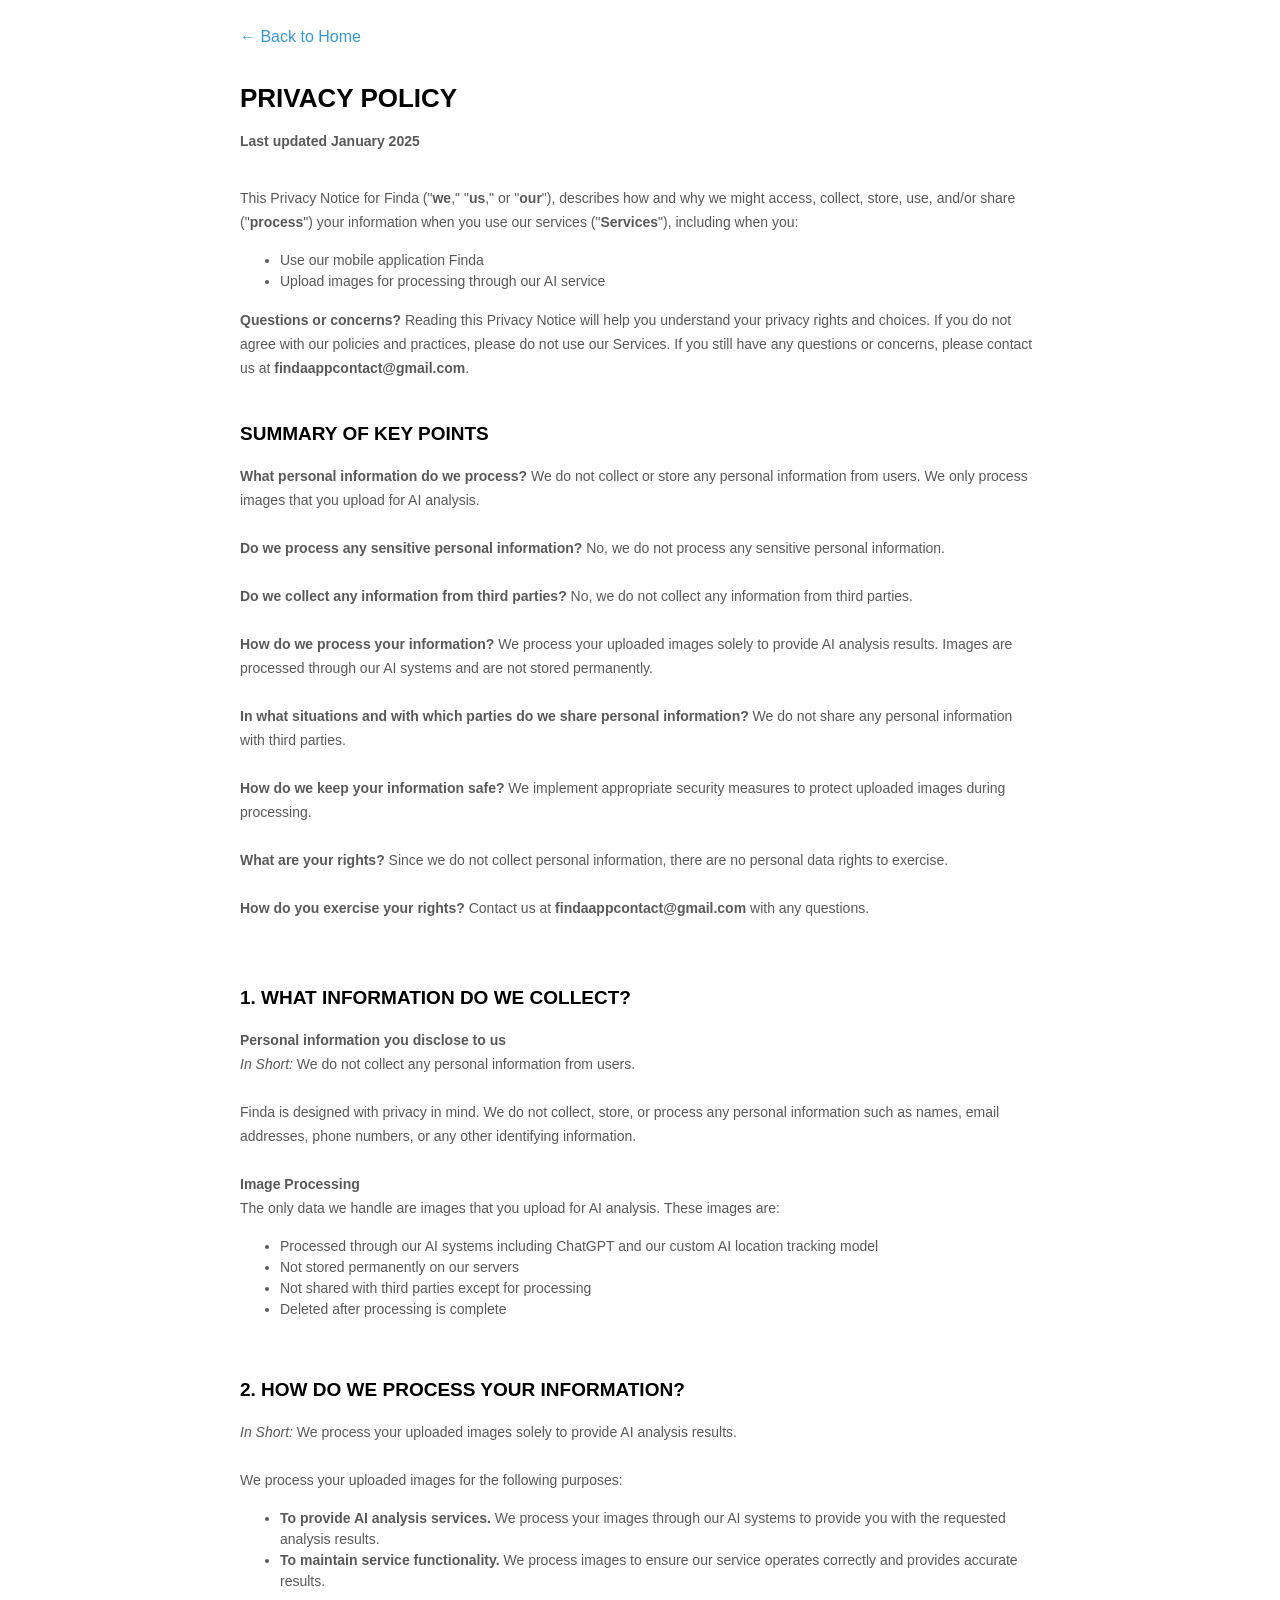
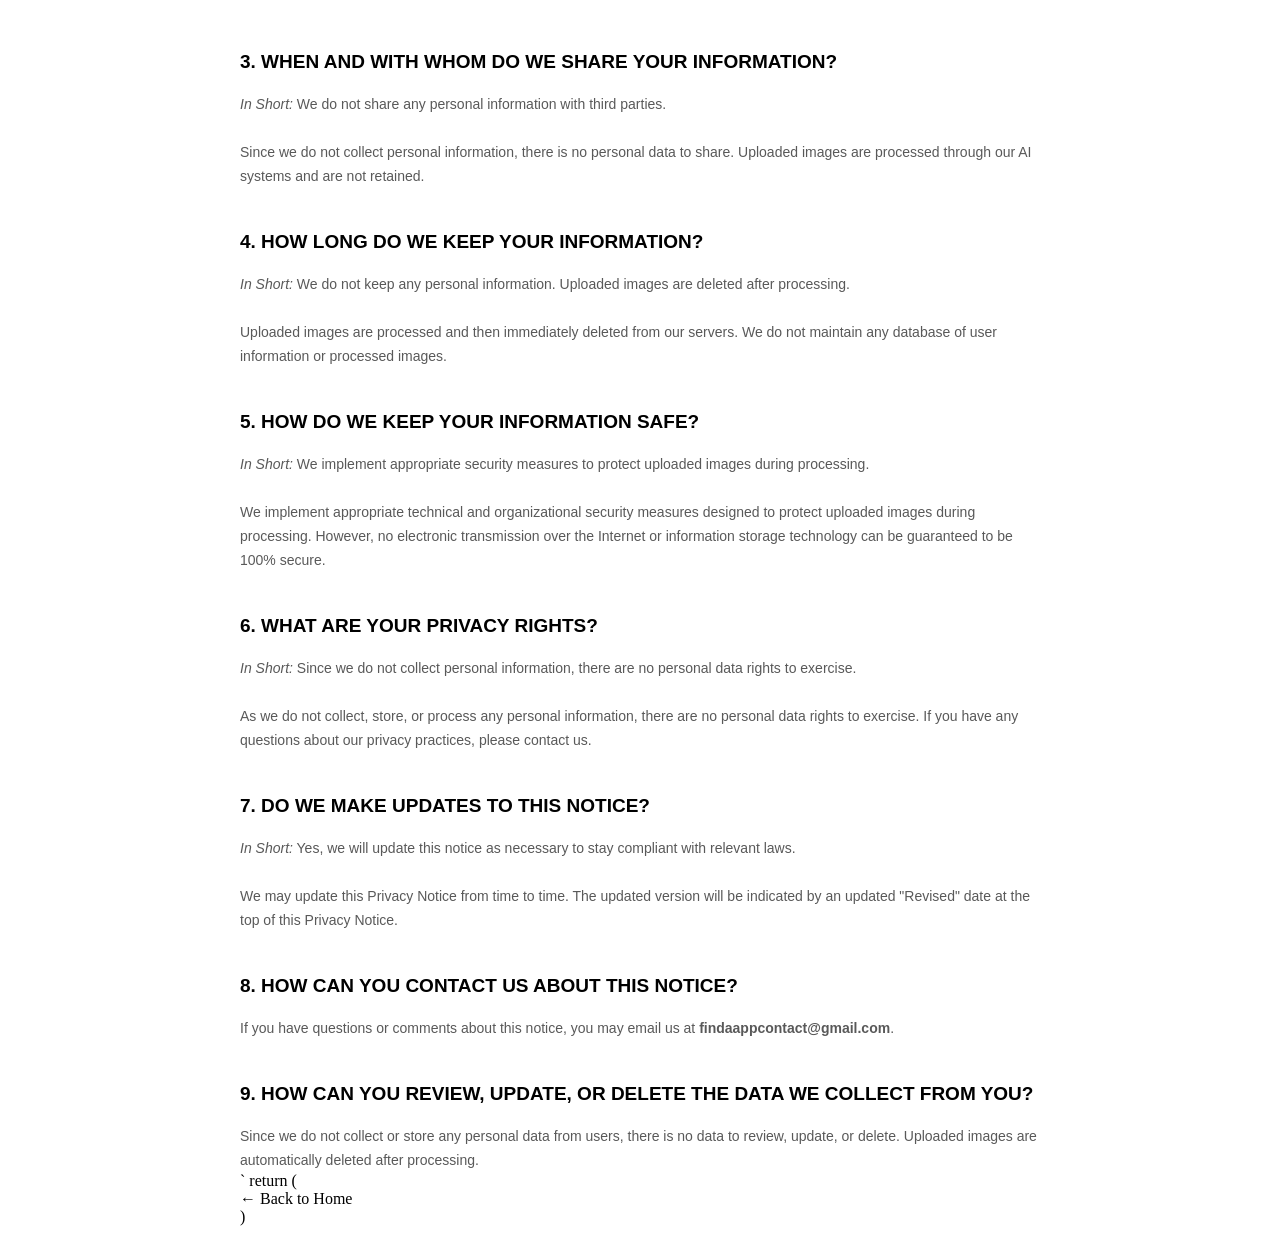
<file: finda-privacy-policy/index.html>
<!DOCTYPE html>
<html lang="en">
<head>
    <meta charset="UTF-8">
    <meta name="viewport" content="width=device-width, initial-scale=1.0">
    <title>Privacy Policy - Iterative</title>
    <style>
        .back-link {
            display: inline-block;
            color: #3498db;
            text-decoration: none;
            margin-bottom: 20px;
            font-family: Arial, sans-serif;
        }
        .back-link:hover { text-decoration: underline; }
    </style>
</head>
<body>
    <div style="max-width: 800px; margin: 0 auto; padding: 20px;">
        <a href="../" class="back-link">← Back to Home</a>
    <style>
  [data-custom-class='body'], [data-custom-class='body'] * {
          background: transparent !important;
        }
[data-custom-class='title'], [data-custom-class='title'] * {
          font-family: Arial !important;
font-size: 26px !important;
color: #000000 !important;
        }
[data-custom-class='subtitle'], [data-custom-class='subtitle'] * {
          font-family: Arial !important;
color: #595959 !important;
font-size: 14px !important;
        }
[data-custom-class='heading_1'], [data-custom-class='heading_1'] * {
          font-family: Arial !important;
font-size: 19px !important;
color: #000000 !important;
        }
[data-custom-class='heading_2'], [data-custom-class='heading_2'] * {
          font-family: Arial !important;
font-size: 17px !important;
color: #000000 !important;
        }
[data-custom-class='body_text'], [data-custom-class='body_text'] * {
          color: #595959 !important;
font-size: 14px !important;
font-family: Arial !important;
        }
[data-custom-class='link'], [data-custom-class='link'] * {
          color: #3030F1 !important;
font-size: 14px !important;
font-family: Arial !important;
word-break: break-word !important;
        }
</style>

      <div data-custom-class="body">
      <div><strong><span style="font-size: 26px;"><span data-custom-class="title"><h1>PRIVACY POLICY</h1></span></span></strong></div>
      <div><span style="color: rgb(127, 127, 127);"><strong><span style="font-size: 15px;"><span data-custom-class="subtitle">Last updated January 2025</span></span></strong></span></div>
      <div><br></div>
      <div><br></div>
      
      <div style="line-height: 1.5;"><span style="color: rgb(127, 127, 127);"><span style="color: rgb(89, 89, 89); font-size: 15px;"><span data-custom-class="body_text">This Privacy Notice for Finda ("<strong>we</strong>," "<strong>us</strong>," or "<strong>our</strong>"), describes how and why we might access, collect, store, use, and/or share ("<strong>process</strong>") your information when you use our services ("<strong>Services</strong>"), including when you:</span></span></span></div>
      
      <ul>
      <li data-custom-class="body_text" style="line-height: 1.5;"><span style="font-size: 15px; color: rgb(89, 89, 89);"><span data-custom-class="body_text">Use our mobile application Finda</span></span></li>
      <li data-custom-class="body_text" style="line-height: 1.5;"><span style="font-size: 15px; color: rgb(89, 89, 89);"><span data-custom-class="body_text">Upload images for processing through our AI service</span></span></li>
      </ul>
      
      <div style="line-height: 1.5;"><span style="font-size: 15px;"><span style="color: rgb(127, 127, 127);"><span data-custom-class="body_text"><strong>Questions or concerns?</strong> Reading this Privacy Notice will help you understand your privacy rights and choices. If you do not agree with our policies and practices, please do not use our Services. If you still have any questions or concerns, please contact us at <strong>findaappcontact@gmail.com</strong>.</span></span></span></div>
      
      <div style="line-height: 1.5;"><br></div>
      <div style="line-height: 1.5;"><strong><span style="font-size: 15px;"><span data-custom-class="heading_1"><h2>SUMMARY OF KEY POINTS</h2></span></span></strong></div>
      
      <div style="line-height: 1.5;"><span style="font-size: 15px;"><span data-custom-class="body_text"><strong>What personal information do we process?</strong> We do not collect or store any personal information from users. We only process images that you upload for AI analysis.</span></span></div>
      
      <div style="line-height: 1.5;"><br></div>
      <div style="line-height: 1.5;"><span style="font-size: 15px;"><span data-custom-class="body_text"><strong>Do we process any sensitive personal information?</strong> No, we do not process any sensitive personal information.</span></span></div>
      
      <div style="line-height: 1.5;"><br></div>
      <div style="line-height: 1.5;"><span style="font-size: 15px;"><span data-custom-class="body_text"><strong>Do we collect any information from third parties?</strong> No, we do not collect any information from third parties.</span></span></div>
      
      <div style="line-height: 1.5;"><br></div>
       <div style="line-height: 1.5;"><span style="font-size: 15px;"><span data-custom-class="body_text"><strong>How do we process your information?</strong> We process your uploaded images solely to provide AI analysis results. Images are processed through our AI systems and are not stored permanently.</span></span></div>
      
      <div style="line-height: 1.5;"><br></div>
      <div style="line-height: 1.5;"><span style="font-size: 15px;"><span data-custom-class="body_text"><strong>In what situations and with which parties do we share personal information?</strong> We do not share any personal information with third parties.</span></span></div>
      
      <div style="line-height: 1.5;"><br></div>
      <div style="line-height: 1.5;"><span style="font-size: 15px;"><span data-custom-class="body_text"><strong>How do we keep your information safe?</strong> We implement appropriate security measures to protect uploaded images during processing.</span></span></div>
      
      <div style="line-height: 1.5;"><br></div>
      <div style="line-height: 1.5;"><span style="font-size: 15px;"><span data-custom-class="body_text"><strong>What are your rights?</strong> Since we do not collect personal information, there are no personal data rights to exercise.</span></span></div>
      
      <div style="line-height: 1.5;"><br></div>
      <div style="line-height: 1.5;"><span style="font-size: 15px;"><span data-custom-class="body_text"><strong>How do you exercise your rights?</strong> Contact us at <strong>findaappcontact@gmail.com</strong> with any questions.</span></span></div>
      
      <div style="line-height: 1.5;"><br></div>
      <div style="line-height: 1.5;"><br></div>
      
      <div id="infocollect" style="line-height: 1.5;"><strong><span style="font-size: 15px;"><span data-custom-class="heading_1"><h2>1. WHAT INFORMATION DO WE COLLECT?</h2></span></span></strong></div>
      
      <div style="line-height: 1.5;"><span style="font-size: 15px; color: rgb(89, 89, 89);"><span data-custom-class="body_text"><strong>Personal information you disclose to us</strong></span></span></div>
      <div style="line-height: 1.5;"><span style="font-size: 15px; color: rgb(89, 89, 89);"><span data-custom-class="body_text"><em>In Short:</em> We do not collect any personal information from users.</span></span></div>
      
      <div style="line-height: 1.5;"><br></div>
      <div style="line-height: 1.5;"><span style="font-size: 15px; color: rgb(89, 89, 89);"><span data-custom-class="body_text">Finda is designed with privacy in mind. We do not collect, store, or process any personal information such as names, email addresses, phone numbers, or any other identifying information.</span></span></div>
      
      <div style="line-height: 1.5;"><br></div>
      <div style="line-height: 1.5;"><span style="font-size: 15px; color: rgb(89, 89, 89);"><span data-custom-class="body_text"><strong>Image Processing</strong></span></span></div>
       <div style="line-height: 1.5;"><span style="font-size: 15px; color: rgb(89, 89, 89);"><span data-custom-class="body_text">The only data we handle are images that you upload for AI analysis. These images are:</span></span></div>
       <ul>
       <li data-custom-class="body_text" style="line-height: 1.5;"><span style="font-size: 15px; color: rgb(89, 89, 89);"><span data-custom-class="body_text">Processed through our AI systems including ChatGPT and our custom AI location tracking model</span></span></li>
       <li data-custom-class="body_text" style="line-height: 1.5;"><span style="font-size: 15px; color: rgb(89, 89, 89);"><span data-custom-class="body_text">Not stored permanently on our servers</span></span></li>
       <li data-custom-class="body_text" style="line-height: 1.5;"><span style="font-size: 15px; color: rgb(89, 89, 89);"><span data-custom-class="body_text">Not shared with third parties except for processing</span></span></li>
       <li data-custom-class="body_text" style="line-height: 1.5;"><span style="font-size: 15px; color: rgb(89, 89, 89);"><span data-custom-class="body_text">Deleted after processing is complete</span></span></li>
       </ul>
      
      <div style="line-height: 1.5;"><br></div>
      <div style="line-height: 1.5;"><strong><span style="font-size: 15px;"><span data-custom-class="heading_1"><h2>2. HOW DO WE PROCESS YOUR INFORMATION?</h2></span></span></strong></div>
      
      <div style="line-height: 1.5;"><span style="font-size: 15px; color: rgb(89, 89, 89);"><span data-custom-class="body_text"><em>In Short:</em> We process your uploaded images solely to provide AI analysis results.</span></span></div>
      
      <div style="line-height: 1.5;"><br></div>
      <div style="line-height: 1.5;"><span style="font-size: 15px; color: rgb(89, 89, 89);"><span data-custom-class="body_text">We process your uploaded images for the following purposes:</span></span></div>
       <ul>
       <li data-custom-class="body_text" style="line-height: 1.5;"><span style="font-size: 15px; color: rgb(89, 89, 89);"><span data-custom-class="body_text"><strong>To provide AI analysis services.</strong> We process your images through our AI systems to provide you with the requested analysis results.</span></span></li>
       <li data-custom-class="body_text" style="line-height: 1.5;"><span style="font-size: 15px; color: rgb(89, 89, 89);"><span data-custom-class="body_text"><strong>To maintain service functionality.</strong> We process images to ensure our service operates correctly and provides accurate results.</span></span></li>
       </ul>
      
      <div style="line-height: 1.5;"><br></div>
      <div style="line-height: 1.5;"><strong><span style="font-size: 15px;"><span data-custom-class="heading_1"><h2>3. WHEN AND WITH WHOM DO WE SHARE YOUR INFORMATION?</h2></span></span></strong></div>
      
      <div style="line-height: 1.5;"><span style="font-size: 15px; color: rgb(89, 89, 89);"><span data-custom-class="body_text"><em>In Short:</em> We do not share any personal information with third parties.</span></span></div>
      
      <div style="line-height: 1.5;"><br></div>
       <div style="line-height: 1.5;"><span style="font-size: 15px; color: rgb(89, 89, 89);"><span data-custom-class="body_text">Since we do not collect personal information, there is no personal data to share. Uploaded images are processed through our AI systems and are not retained.</span></span></div>
      
      <div style="line-height: 1.5;"><br></div>
      <div style="line-height: 1.5;"><strong><span style="font-size: 15px;"><span data-custom-class="heading_1"><h2>4. HOW LONG DO WE KEEP YOUR INFORMATION?</h2></span></span></strong></div>
      
      <div style="line-height: 1.5;"><span style="font-size: 15px; color: rgb(89, 89, 89);"><span data-custom-class="body_text"><em>In Short:</em> We do not keep any personal information. Uploaded images are deleted after processing.</span></span></div>
      
      <div style="line-height: 1.5;"><br></div>
      <div style="line-height: 1.5;"><span style="font-size: 15px; color: rgb(89, 89, 89);"><span data-custom-class="body_text">Uploaded images are processed and then immediately deleted from our servers. We do not maintain any database of user information or processed images.</span></span></div>
      
      <div style="line-height: 1.5;"><br></div>
      <div style="line-height: 1.5;"><strong><span style="font-size: 15px;"><span data-custom-class="heading_1"><h2>5. HOW DO WE KEEP YOUR INFORMATION SAFE?</h2></span></span></strong></div>
      
      <div style="line-height: 1.5;"><span style="font-size: 15px; color: rgb(89, 89, 89);"><span data-custom-class="body_text"><em>In Short:</em> We implement appropriate security measures to protect uploaded images during processing.</span></span></div>
      
      <div style="line-height: 1.5;"><br></div>
      <div style="line-height: 1.5;"><span style="font-size: 15px; color: rgb(89, 89, 89);"><span data-custom-class="body_text">We implement appropriate technical and organizational security measures designed to protect uploaded images during processing. However, no electronic transmission over the Internet or information storage technology can be guaranteed to be 100% secure.</span></span></div>
      
      <div style="line-height: 1.5;"><br></div>
      <div style="line-height: 1.5;"><strong><span style="font-size: 15px;"><span data-custom-class="heading_1"><h2>6. WHAT ARE YOUR PRIVACY RIGHTS?</h2></span></span></strong></div>
      
      <div style="line-height: 1.5;"><span style="font-size: 15px; color: rgb(89, 89, 89);"><span data-custom-class="body_text"><em>In Short:</em> Since we do not collect personal information, there are no personal data rights to exercise.</span></span></div>
      
      <div style="line-height: 1.5;"><br></div>
      <div style="line-height: 1.5;"><span style="font-size: 15px; color: rgb(89, 89, 89);"><span data-custom-class="body_text">As we do not collect, store, or process any personal information, there are no personal data rights to exercise. If you have any questions about our privacy practices, please contact us.</span></span></div>
      
      <div style="line-height: 1.5;"><br></div>
      <div style="line-height: 1.5;"><strong><span style="font-size: 15px;"><span data-custom-class="heading_1"><h2>7. DO WE MAKE UPDATES TO THIS NOTICE?</h2></span></span></strong></div>
      
      <div style="line-height: 1.5;"><span style="font-size: 15px; color: rgb(89, 89, 89);"><span data-custom-class="body_text"><em>In Short:</em> Yes, we will update this notice as necessary to stay compliant with relevant laws.</span></span></div>
      
      <div style="line-height: 1.5;"><br></div>
      <div style="line-height: 1.5;"><span style="font-size: 15px; color: rgb(89, 89, 89);"><span data-custom-class="body_text">We may update this Privacy Notice from time to time. The updated version will be indicated by an updated "Revised" date at the top of this Privacy Notice.</span></span></div>
      
      <div style="line-height: 1.5;"><br></div>
      <div style="line-height: 1.5;"><strong><span style="font-size: 15px;"><span data-custom-class="heading_1"><h2>8. HOW CAN YOU CONTACT US ABOUT THIS NOTICE?</h2></span></span></strong></div>
      
      <div style="line-height: 1.5;"><span style="font-size: 15px; color: rgb(89, 89, 89);"><span data-custom-class="body_text">If you have questions or comments about this notice, you may email us at <strong>findaappcontact@gmail.com</strong>.</span></span></div>
      
      <div style="line-height: 1.5;"><br></div>
      <div style="line-height: 1.5;"><strong><span style="font-size: 15px;"><span data-custom-class="heading_1"><h2>9. HOW CAN YOU REVIEW, UPDATE, OR DELETE THE DATA WE COLLECT FROM YOU?</h2></span></span></strong></div>
      
      <div style="line-height: 1.5;"><span style="font-size: 15px; color: rgb(89, 89, 89);"><span data-custom-class="body_text">Since we do not collect or store any personal data from users, there is no data to review, update, or delete. Uploaded images are automatically deleted after processing.</span></span></div>
      
      </div>
  `

  return (
    <div className="min-h-screen bg-white">
      <div className="max-w-4xl mx-auto px-4 py-8">
        <div className="mb-8">
          <Link href="/" className="text-blue-600 hover:text-blue-800">
            ← Back to Home
          </Link>
        </div>
        
        <div 
          className="privacy-policy-content prose prose-gray max-w-none"
          dangerouslySetInnerHTML={{ __html: htmlContent }}
        />
      </div>
    </div>
  )
    </div>
</body>
</html>
</file>
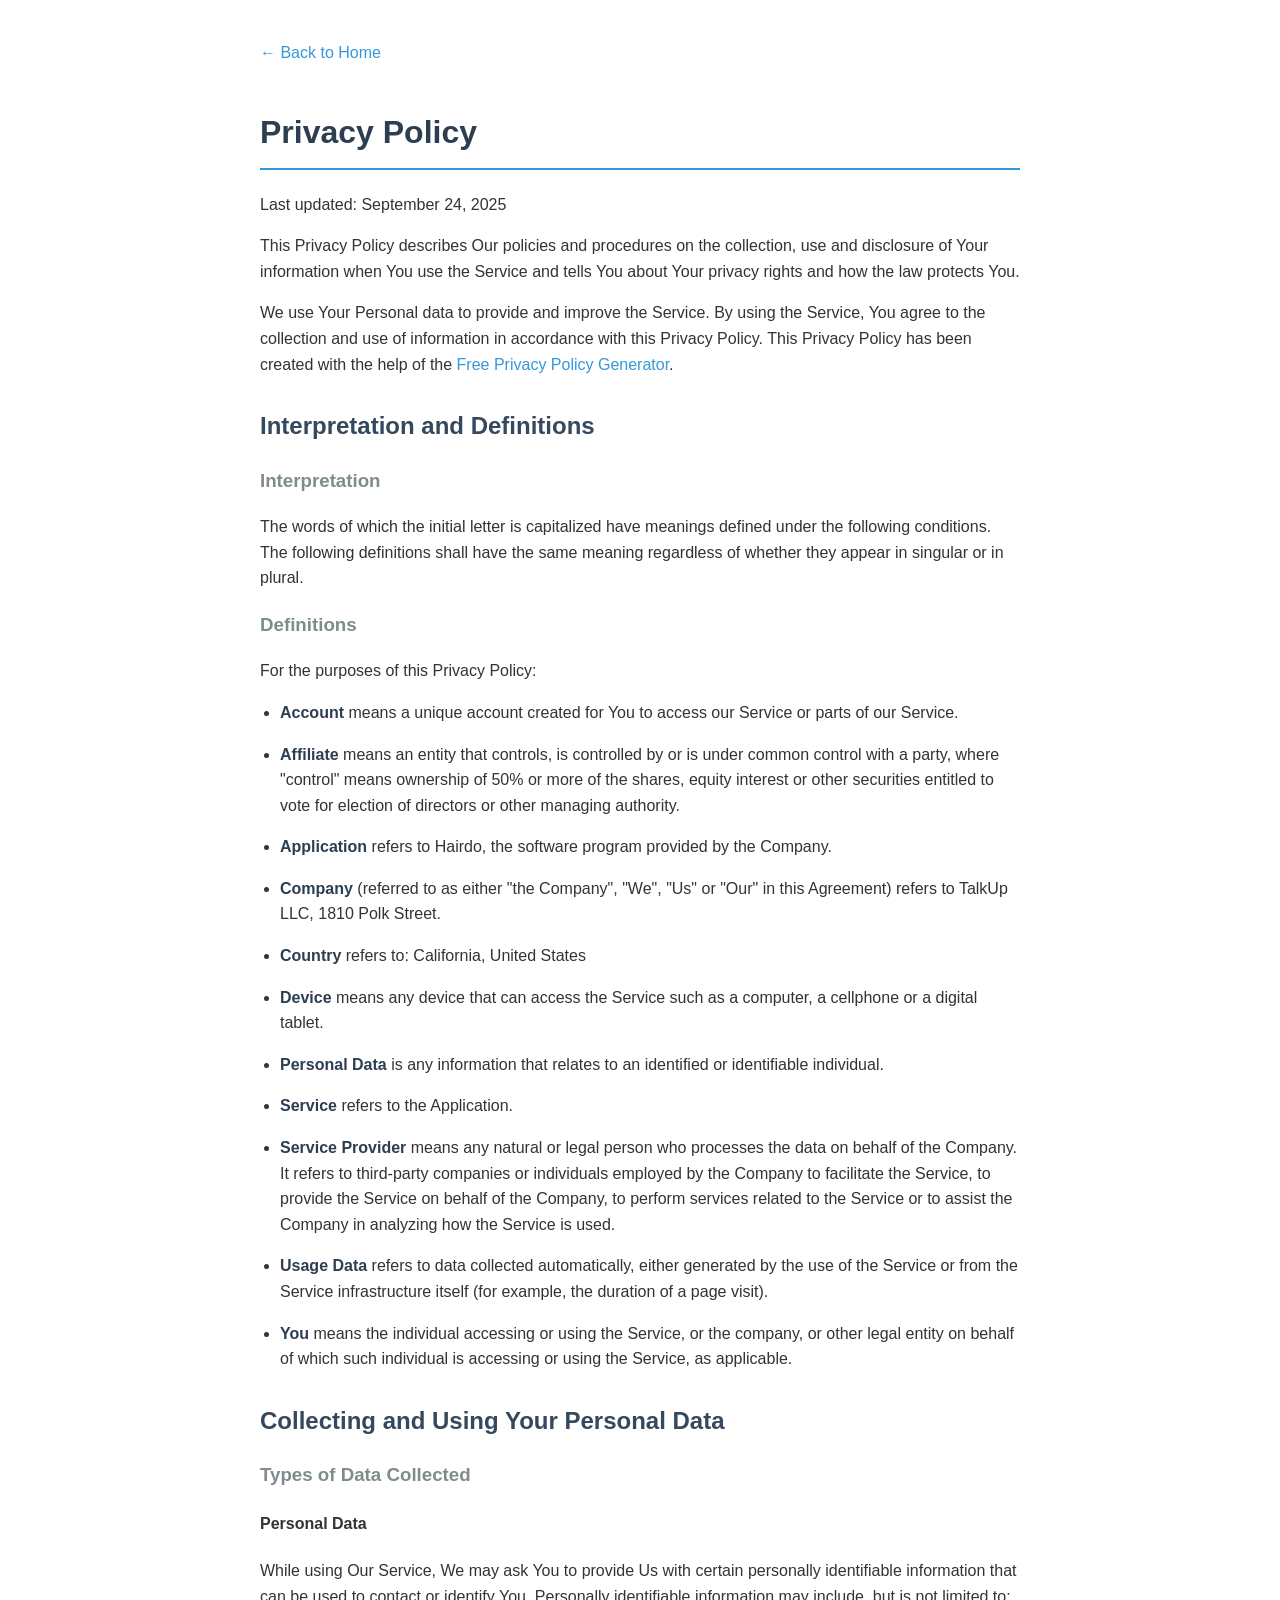
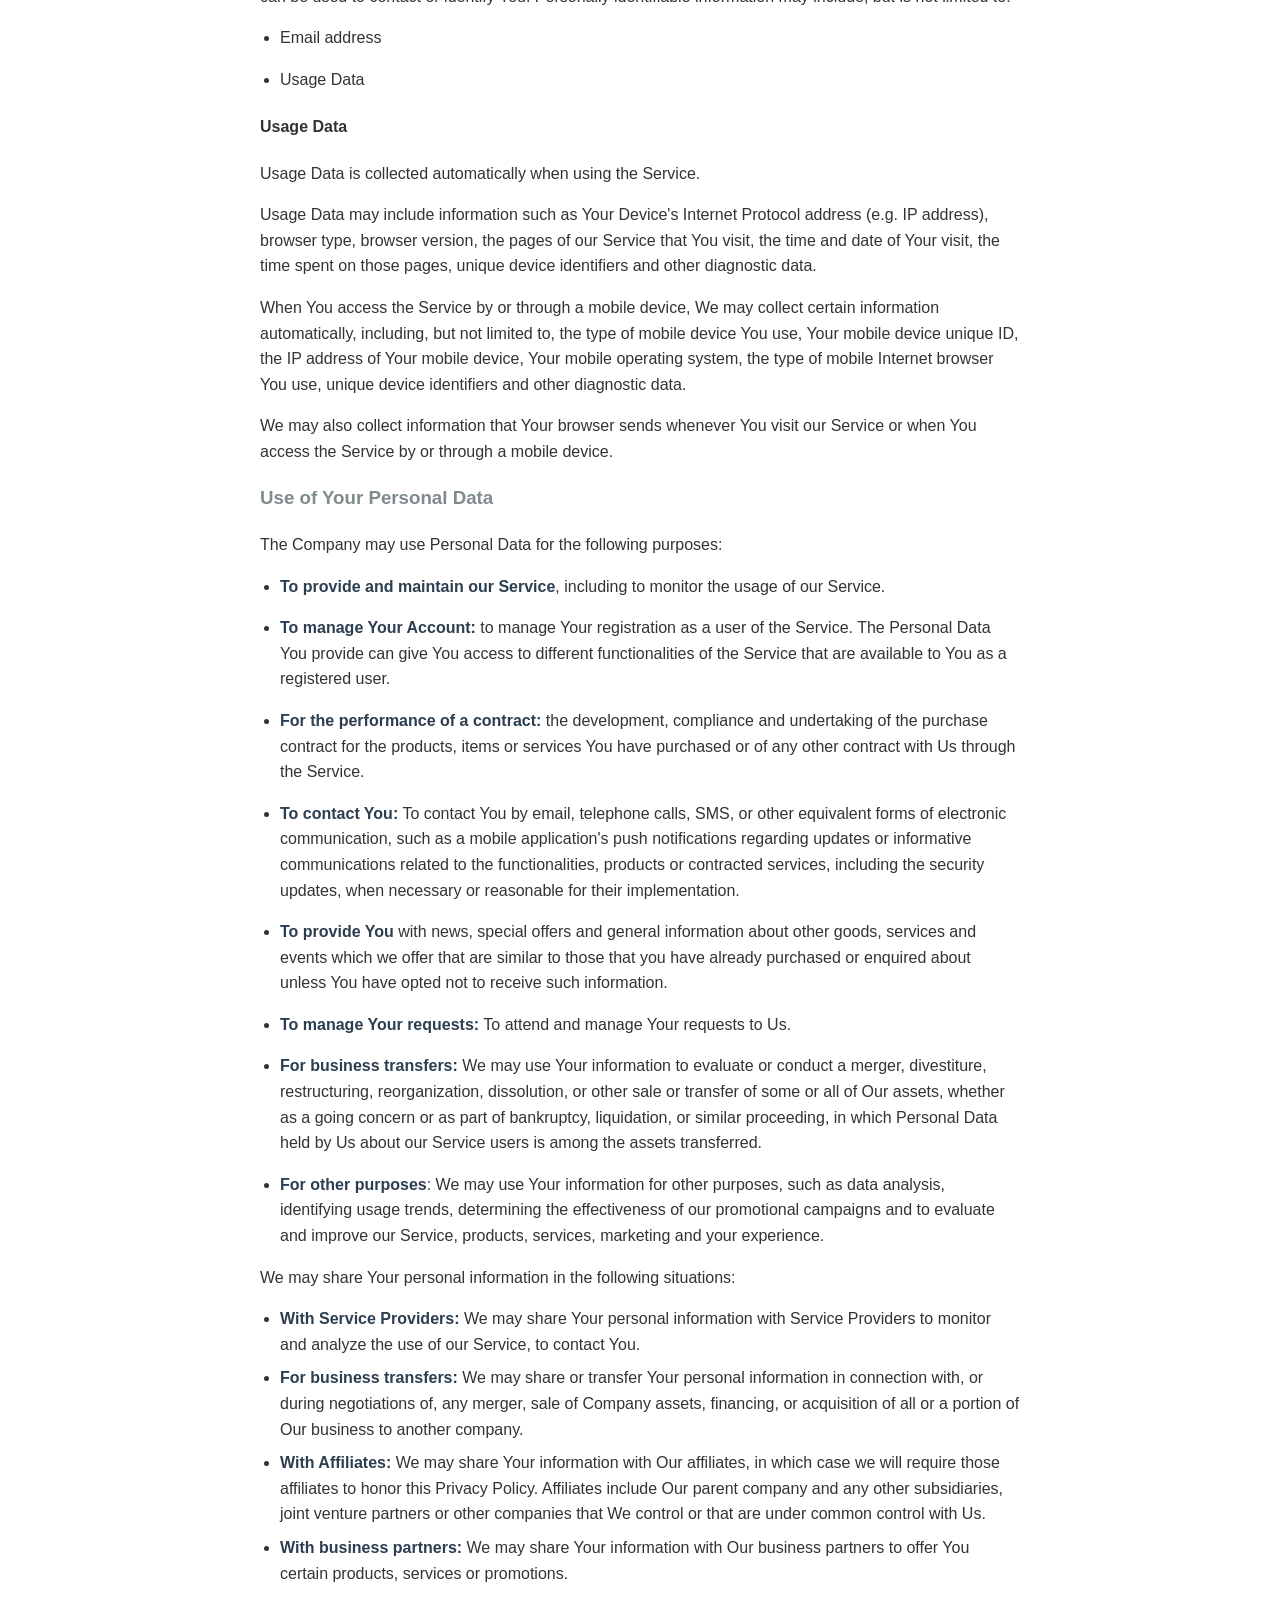
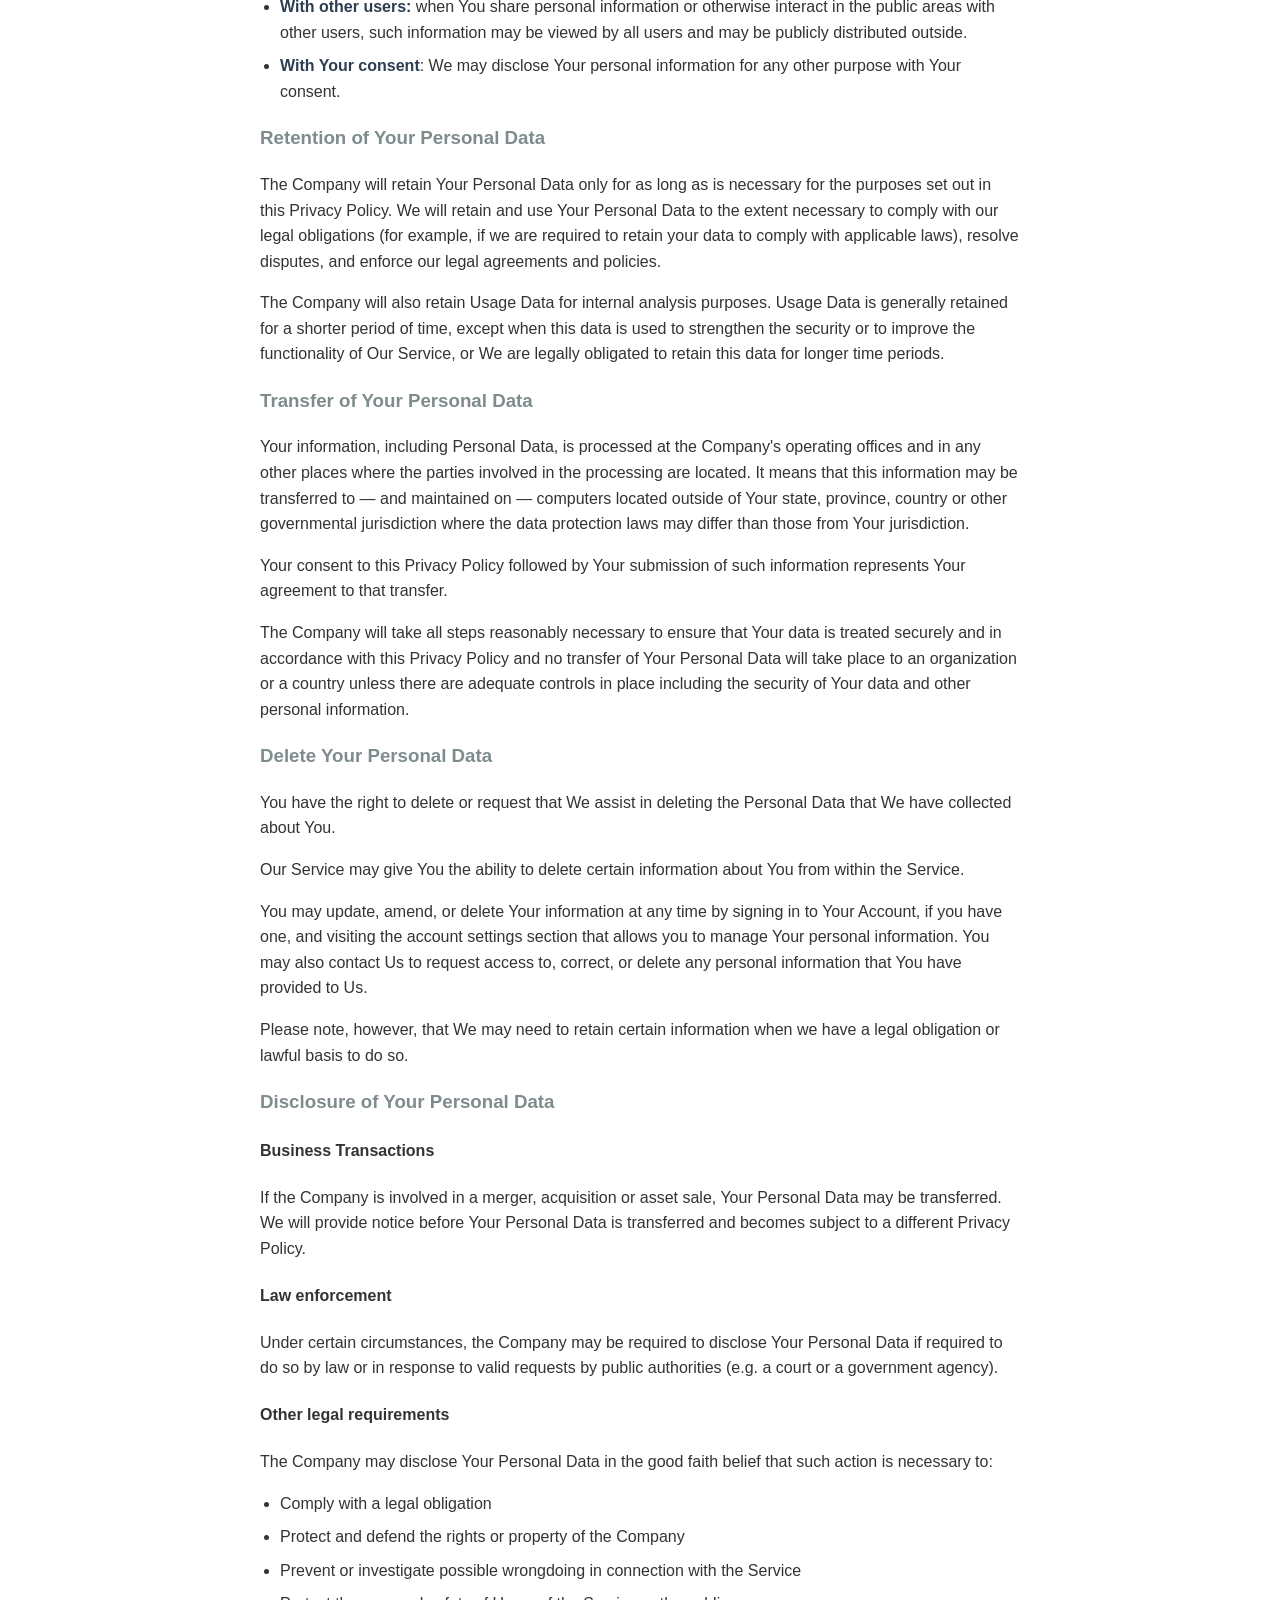
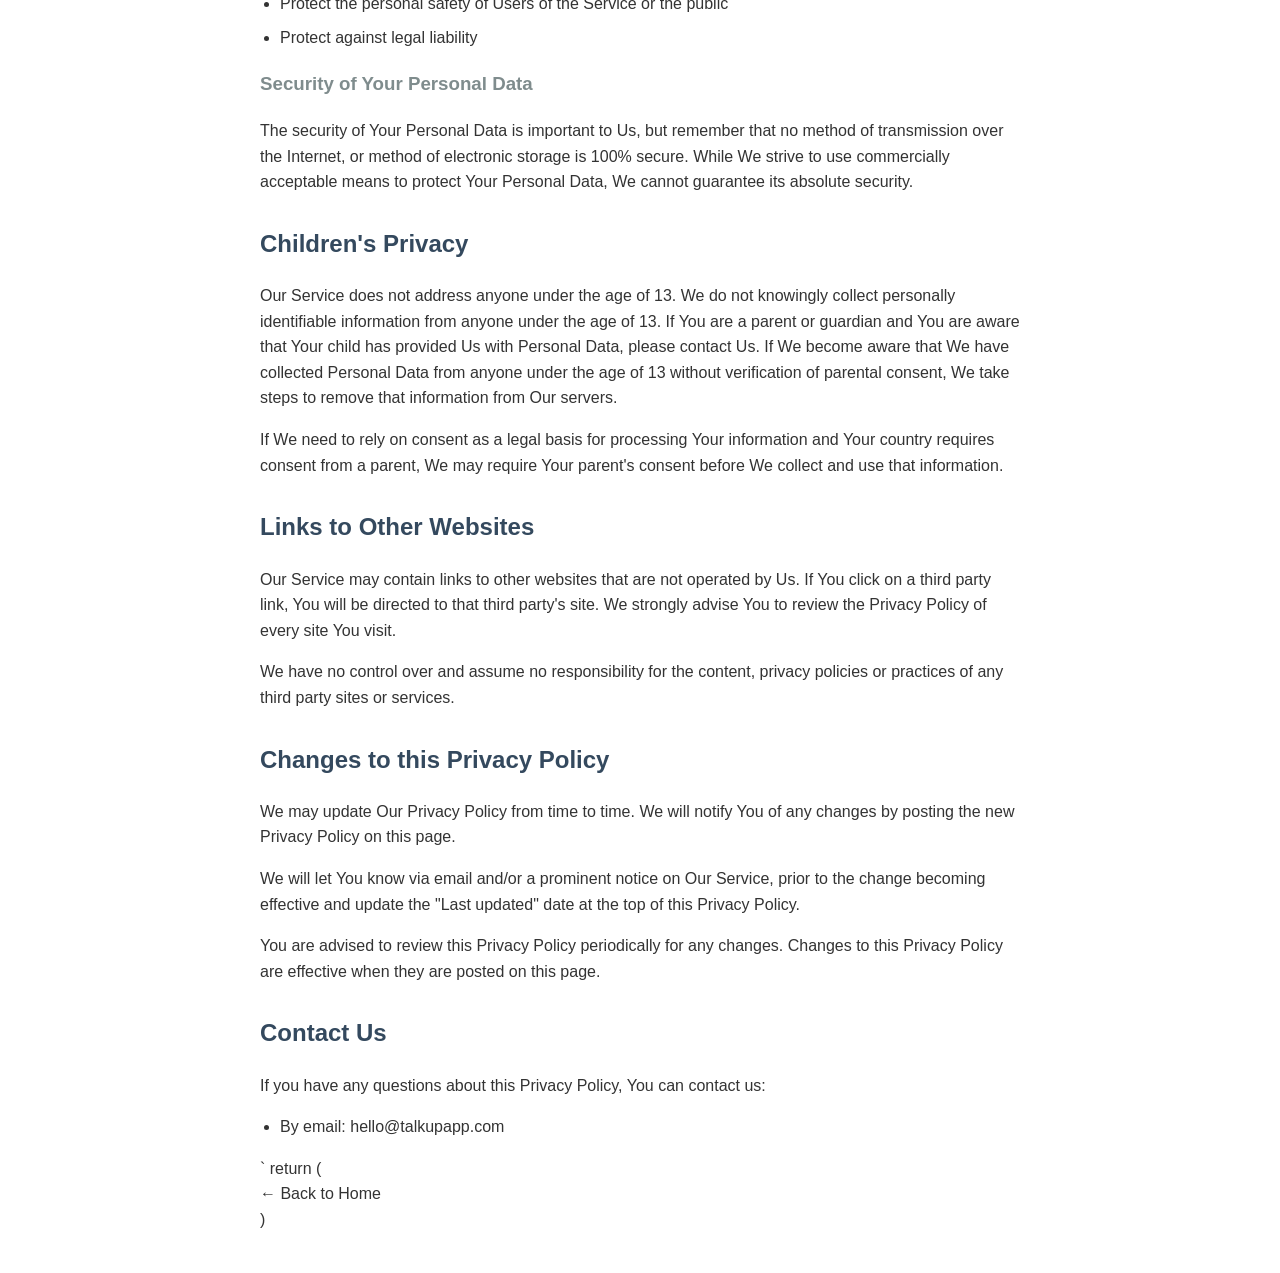
<file: hairdo-privacy-policy/index.html>
<!DOCTYPE html>
<html lang="en">
<head>
    <meta charset="UTF-8">
    <meta name="viewport" content="width=device-width, initial-scale=1.0">
    <title>Privacy Policy - Iterative</title>
    <style>
        .back-link {
            display: inline-block;
            color: #3498db;
            text-decoration: none;
            margin-bottom: 20px;
            font-family: Arial, sans-serif;
        }
        .back-link:hover { text-decoration: underline; }
    </style>
</head>
<body>
    <div style="max-width: 800px; margin: 0 auto; padding: 20px;">
        <a href="../" class="back-link">← Back to Home</a>
    <style>
      body {
        font-family: Arial, sans-serif;
        line-height: 1.6;
        color: #333;
        max-width: 800px;
        margin: 0 auto;
        padding: 20px;
      }
      h1 {
        color: #2c3e50;
        border-bottom: 2px solid #3498db;
        padding-bottom: 10px;
      }
      h2 {
        color: #34495e;
        margin-top: 30px;
      }
      h3 {
        color: #7f8c8d;
      }
      ul {
        padding-left: 20px;
      }
      li {
        margin-bottom: 8px;
      }
      a {
        color: #3498db;
        text-decoration: none;
      }
      a:hover {
        text-decoration: underline;
      }
      strong {
        color: #2c3e50;
      }
    </style>

    <h1>Privacy Policy</h1>
    <p>Last updated: September 24, 2025</p>
    <p>This Privacy Policy describes Our policies and procedures on the collection, use and disclosure of Your information when You use the Service and tells You about Your privacy rights and how the law protects You.</p>
    <p>We use Your Personal data to provide and improve the Service. By using the Service, You agree to the collection and use of information in accordance with this Privacy Policy. This Privacy Policy has been created with the help of the <a href="https://www.freeprivacypolicy.com/free-privacy-policy-generator/" target="_blank">Free Privacy Policy Generator</a>.</p>
    
    <h2>Interpretation and Definitions</h2>
    <h3>Interpretation</h3>
    <p>The words of which the initial letter is capitalized have meanings defined under the following conditions. The following definitions shall have the same meaning regardless of whether they appear in singular or in plural.</p>
    
    <h3>Definitions</h3>
    <p>For the purposes of this Privacy Policy:</p>
    <ul>
      <li>
        <p><strong>Account</strong> means a unique account created for You to access our Service or parts of our Service.</p>
      </li>
      <li>
        <p><strong>Affiliate</strong> means an entity that controls, is controlled by or is under common control with a party, where "control" means ownership of 50% or more of the shares, equity interest or other securities entitled to vote for election of directors or other managing authority.</p>
      </li>
      <li>
        <p><strong>Application</strong> refers to Hairdo, the software program provided by the Company.</p>
      </li>
      <li>
        <p><strong>Company</strong> (referred to as either "the Company", "We", "Us" or "Our" in this Agreement) refers to TalkUp LLC, 1810 Polk Street.</p>
      </li>
      <li>
        <p><strong>Country</strong> refers to: California, United States</p>
      </li>
      <li>
        <p><strong>Device</strong> means any device that can access the Service such as a computer, a cellphone or a digital tablet.</p>
      </li>
      <li>
        <p><strong>Personal Data</strong> is any information that relates to an identified or identifiable individual.</p>
      </li>
      <li>
        <p><strong>Service</strong> refers to the Application.</p>
      </li>
      <li>
        <p><strong>Service Provider</strong> means any natural or legal person who processes the data on behalf of the Company. It refers to third-party companies or individuals employed by the Company to facilitate the Service, to provide the Service on behalf of the Company, to perform services related to the Service or to assist the Company in analyzing how the Service is used.</p>
      </li>
      <li>
        <p><strong>Usage Data</strong> refers to data collected automatically, either generated by the use of the Service or from the Service infrastructure itself (for example, the duration of a page visit).</p>
      </li>
      <li>
        <p><strong>You</strong> means the individual accessing or using the Service, or the company, or other legal entity on behalf of which such individual is accessing or using the Service, as applicable.</p>
      </li>
    </ul>
    
    <h2>Collecting and Using Your Personal Data</h2>
    <h3>Types of Data Collected</h3>
    <h4>Personal Data</h4>
    <p>While using Our Service, We may ask You to provide Us with certain personally identifiable information that can be used to contact or identify You. Personally identifiable information may include, but is not limited to:</p>
    <ul>
      <li>
        <p>Email address</p>
      </li>
      <li>
        <p>Usage Data</p>
      </li>
    </ul>
    
    <h4>Usage Data</h4>
    <p>Usage Data is collected automatically when using the Service.</p>
    <p>Usage Data may include information such as Your Device's Internet Protocol address (e.g. IP address), browser type, browser version, the pages of our Service that You visit, the time and date of Your visit, the time spent on those pages, unique device identifiers and other diagnostic data.</p>
    <p>When You access the Service by or through a mobile device, We may collect certain information automatically, including, but not limited to, the type of mobile device You use, Your mobile device unique ID, the IP address of Your mobile device, Your mobile operating system, the type of mobile Internet browser You use, unique device identifiers and other diagnostic data.</p>
    <p>We may also collect information that Your browser sends whenever You visit our Service or when You access the Service by or through a mobile device.</p>
    
    <h3>Use of Your Personal Data</h3>
    <p>The Company may use Personal Data for the following purposes:</p>
    <ul>
      <li>
        <p><strong>To provide and maintain our Service</strong>, including to monitor the usage of our Service.</p>
      </li>
      <li>
        <p><strong>To manage Your Account:</strong> to manage Your registration as a user of the Service. The Personal Data You provide can give You access to different functionalities of the Service that are available to You as a registered user.</p>
      </li>
      <li>
        <p><strong>For the performance of a contract:</strong> the development, compliance and undertaking of the purchase contract for the products, items or services You have purchased or of any other contract with Us through the Service.</p>
      </li>
      <li>
        <p><strong>To contact You:</strong> To contact You by email, telephone calls, SMS, or other equivalent forms of electronic communication, such as a mobile application's push notifications regarding updates or informative communications related to the functionalities, products or contracted services, including the security updates, when necessary or reasonable for their implementation.</p>
      </li>
      <li>
        <p><strong>To provide You</strong> with news, special offers and general information about other goods, services and events which we offer that are similar to those that you have already purchased or enquired about unless You have opted not to receive such information.</p>
      </li>
      <li>
        <p><strong>To manage Your requests:</strong> To attend and manage Your requests to Us.</p>
      </li>
      <li>
        <p><strong>For business transfers:</strong> We may use Your information to evaluate or conduct a merger, divestiture, restructuring, reorganization, dissolution, or other sale or transfer of some or all of Our assets, whether as a going concern or as part of bankruptcy, liquidation, or similar proceeding, in which Personal Data held by Us about our Service users is among the assets transferred.</p>
      </li>
      <li>
        <p><strong>For other purposes</strong>: We may use Your information for other purposes, such as data analysis, identifying usage trends, determining the effectiveness of our promotional campaigns and to evaluate and improve our Service, products, services, marketing and your experience.</p>
      </li>
    </ul>
    
    <p>We may share Your personal information in the following situations:</p>
    <ul>
      <li><strong>With Service Providers:</strong> We may share Your personal information with Service Providers to monitor and analyze the use of our Service, to contact You.</li>
      <li><strong>For business transfers:</strong> We may share or transfer Your personal information in connection with, or during negotiations of, any merger, sale of Company assets, financing, or acquisition of all or a portion of Our business to another company.</li>
      <li><strong>With Affiliates:</strong> We may share Your information with Our affiliates, in which case we will require those affiliates to honor this Privacy Policy. Affiliates include Our parent company and any other subsidiaries, joint venture partners or other companies that We control or that are under common control with Us.</li>
      <li><strong>With business partners:</strong> We may share Your information with Our business partners to offer You certain products, services or promotions.</li>
      <li><strong>With other users:</strong> when You share personal information or otherwise interact in the public areas with other users, such information may be viewed by all users and may be publicly distributed outside.</li>
      <li><strong>With Your consent</strong>: We may disclose Your personal information for any other purpose with Your consent.</li>
    </ul>
    
    <h3>Retention of Your Personal Data</h3>
    <p>The Company will retain Your Personal Data only for as long as is necessary for the purposes set out in this Privacy Policy. We will retain and use Your Personal Data to the extent necessary to comply with our legal obligations (for example, if we are required to retain your data to comply with applicable laws), resolve disputes, and enforce our legal agreements and policies.</p>
    <p>The Company will also retain Usage Data for internal analysis purposes. Usage Data is generally retained for a shorter period of time, except when this data is used to strengthen the security or to improve the functionality of Our Service, or We are legally obligated to retain this data for longer time periods.</p>
    
    <h3>Transfer of Your Personal Data</h3>
    <p>Your information, including Personal Data, is processed at the Company's operating offices and in any other places where the parties involved in the processing are located. It means that this information may be transferred to — and maintained on — computers located outside of Your state, province, country or other governmental jurisdiction where the data protection laws may differ than those from Your jurisdiction.</p>
    <p>Your consent to this Privacy Policy followed by Your submission of such information represents Your agreement to that transfer.</p>
    <p>The Company will take all steps reasonably necessary to ensure that Your data is treated securely and in accordance with this Privacy Policy and no transfer of Your Personal Data will take place to an organization or a country unless there are adequate controls in place including the security of Your data and other personal information.</p>
    
    <h3>Delete Your Personal Data</h3>
    <p>You have the right to delete or request that We assist in deleting the Personal Data that We have collected about You.</p>
    <p>Our Service may give You the ability to delete certain information about You from within the Service.</p>
    <p>You may update, amend, or delete Your information at any time by signing in to Your Account, if you have one, and visiting the account settings section that allows you to manage Your personal information. You may also contact Us to request access to, correct, or delete any personal information that You have provided to Us.</p>
    <p>Please note, however, that We may need to retain certain information when we have a legal obligation or lawful basis to do so.</p>
    
    <h3>Disclosure of Your Personal Data</h3>
    <h4>Business Transactions</h4>
    <p>If the Company is involved in a merger, acquisition or asset sale, Your Personal Data may be transferred. We will provide notice before Your Personal Data is transferred and becomes subject to a different Privacy Policy.</p>
    
    <h4>Law enforcement</h4>
    <p>Under certain circumstances, the Company may be required to disclose Your Personal Data if required to do so by law or in response to valid requests by public authorities (e.g. a court or a government agency).</p>
    
    <h4>Other legal requirements</h4>
    <p>The Company may disclose Your Personal Data in the good faith belief that such action is necessary to:</p>
    <ul>
      <li>Comply with a legal obligation</li>
      <li>Protect and defend the rights or property of the Company</li>
      <li>Prevent or investigate possible wrongdoing in connection with the Service</li>
      <li>Protect the personal safety of Users of the Service or the public</li>
      <li>Protect against legal liability</li>
    </ul>
    
    <h3>Security of Your Personal Data</h3>
    <p>The security of Your Personal Data is important to Us, but remember that no method of transmission over the Internet, or method of electronic storage is 100% secure. While We strive to use commercially acceptable means to protect Your Personal Data, We cannot guarantee its absolute security.</p>
    
    <h2>Children's Privacy</h2>
    <p>Our Service does not address anyone under the age of 13. We do not knowingly collect personally identifiable information from anyone under the age of 13. If You are a parent or guardian and You are aware that Your child has provided Us with Personal Data, please contact Us. If We become aware that We have collected Personal Data from anyone under the age of 13 without verification of parental consent, We take steps to remove that information from Our servers.</p>
    <p>If We need to rely on consent as a legal basis for processing Your information and Your country requires consent from a parent, We may require Your parent's consent before We collect and use that information.</p>
    
    <h2>Links to Other Websites</h2>
    <p>Our Service may contain links to other websites that are not operated by Us. If You click on a third party link, You will be directed to that third party's site. We strongly advise You to review the Privacy Policy of every site You visit.</p>
    <p>We have no control over and assume no responsibility for the content, privacy policies or practices of any third party sites or services.</p>
    
    <h2>Changes to this Privacy Policy</h2>
    <p>We may update Our Privacy Policy from time to time. We will notify You of any changes by posting the new Privacy Policy on this page.</p>
    <p>We will let You know via email and/or a prominent notice on Our Service, prior to the change becoming effective and update the "Last updated" date at the top of this Privacy Policy.</p>
    <p>You are advised to review this Privacy Policy periodically for any changes. Changes to this Privacy Policy are effective when they are posted on this page.</p>
    
    <h2>Contact Us</h2>
    <p>If you have any questions about this Privacy Policy, You can contact us:</p>
    <ul>
      <li>By email: hello@talkupapp.com</li>
    </ul>
  `

  return (
    <div className="min-h-screen bg-white">
      <div className="max-w-4xl mx-auto px-4 py-8">
        <div className="mb-8">
          <Link href="/" className="text-blue-600 hover:text-blue-800">
            ← Back to Home
          </Link>
        </div>
        
        <div 
          className="privacy-policy-content prose prose-gray max-w-none"
          dangerouslySetInnerHTML={{ __html: htmlContent }}
        />
      </div>
    </div>
  )
    </div>
</body>
</html>
</file>
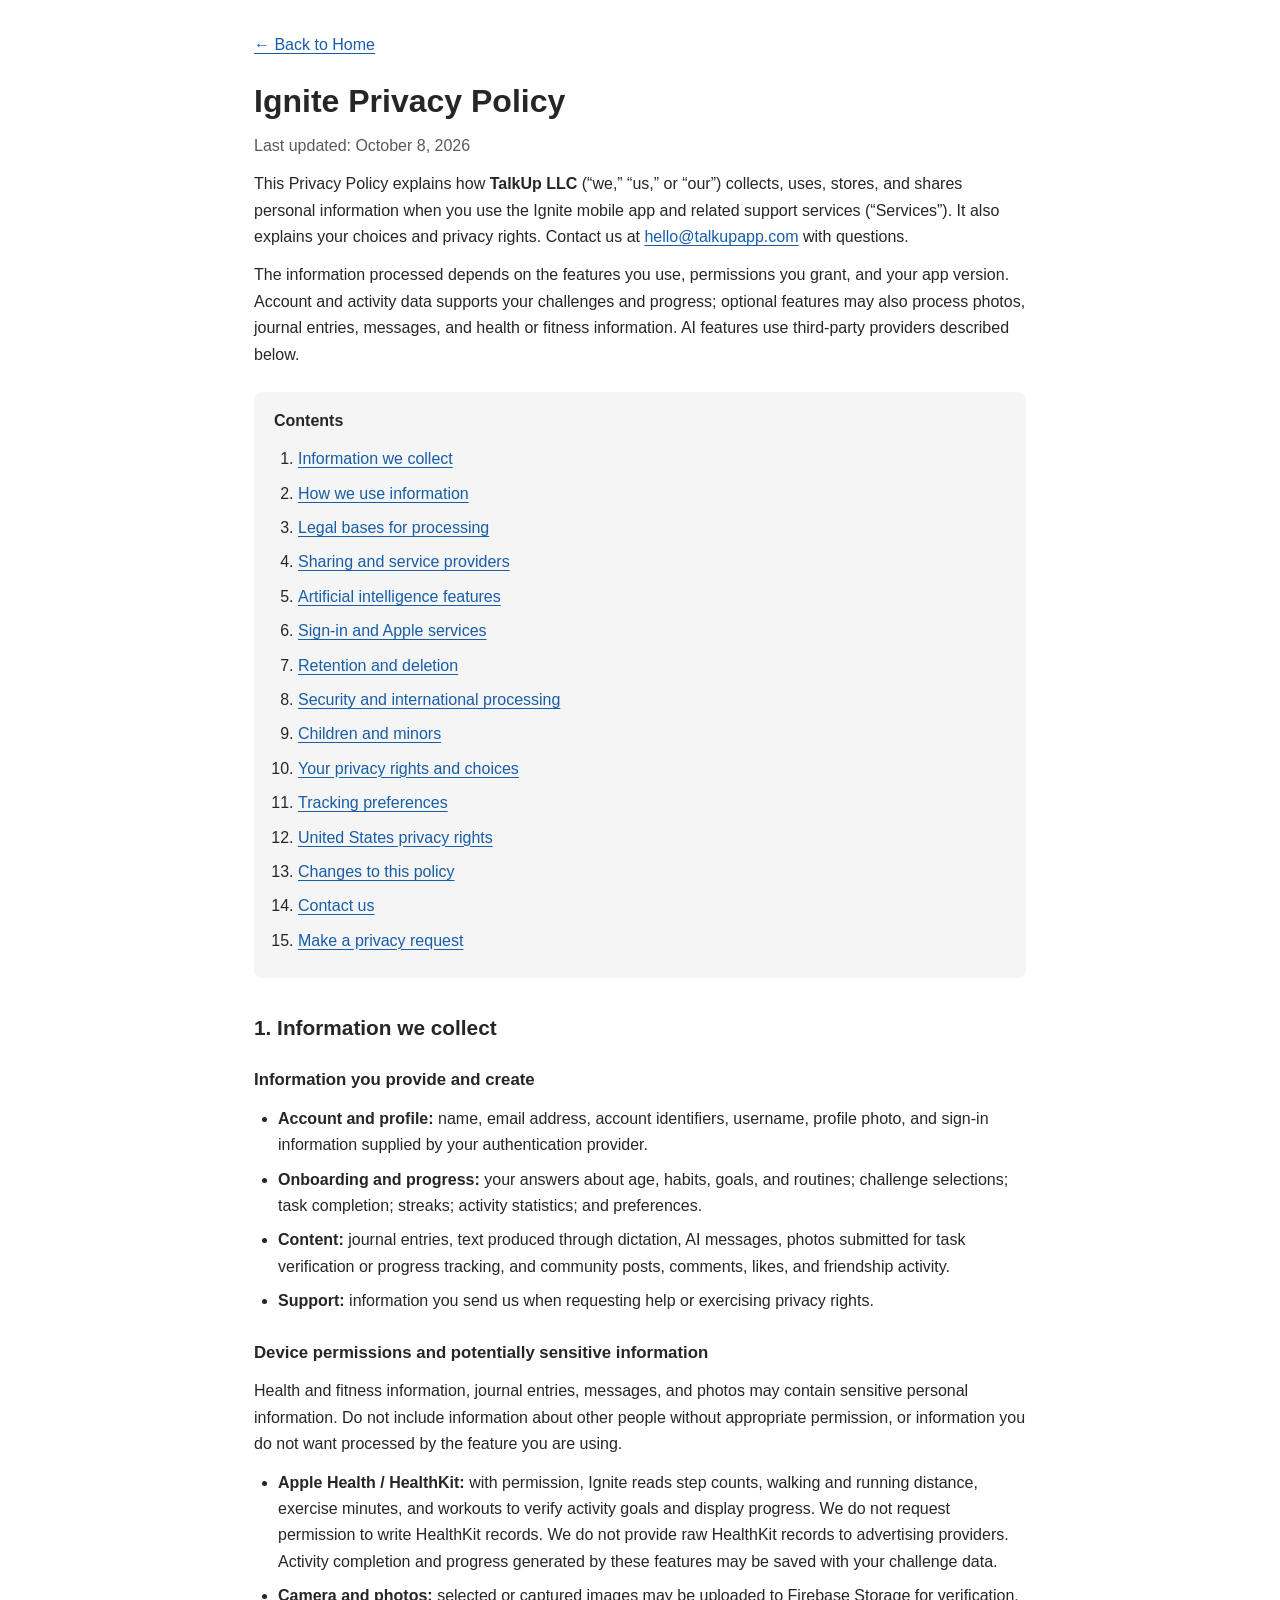
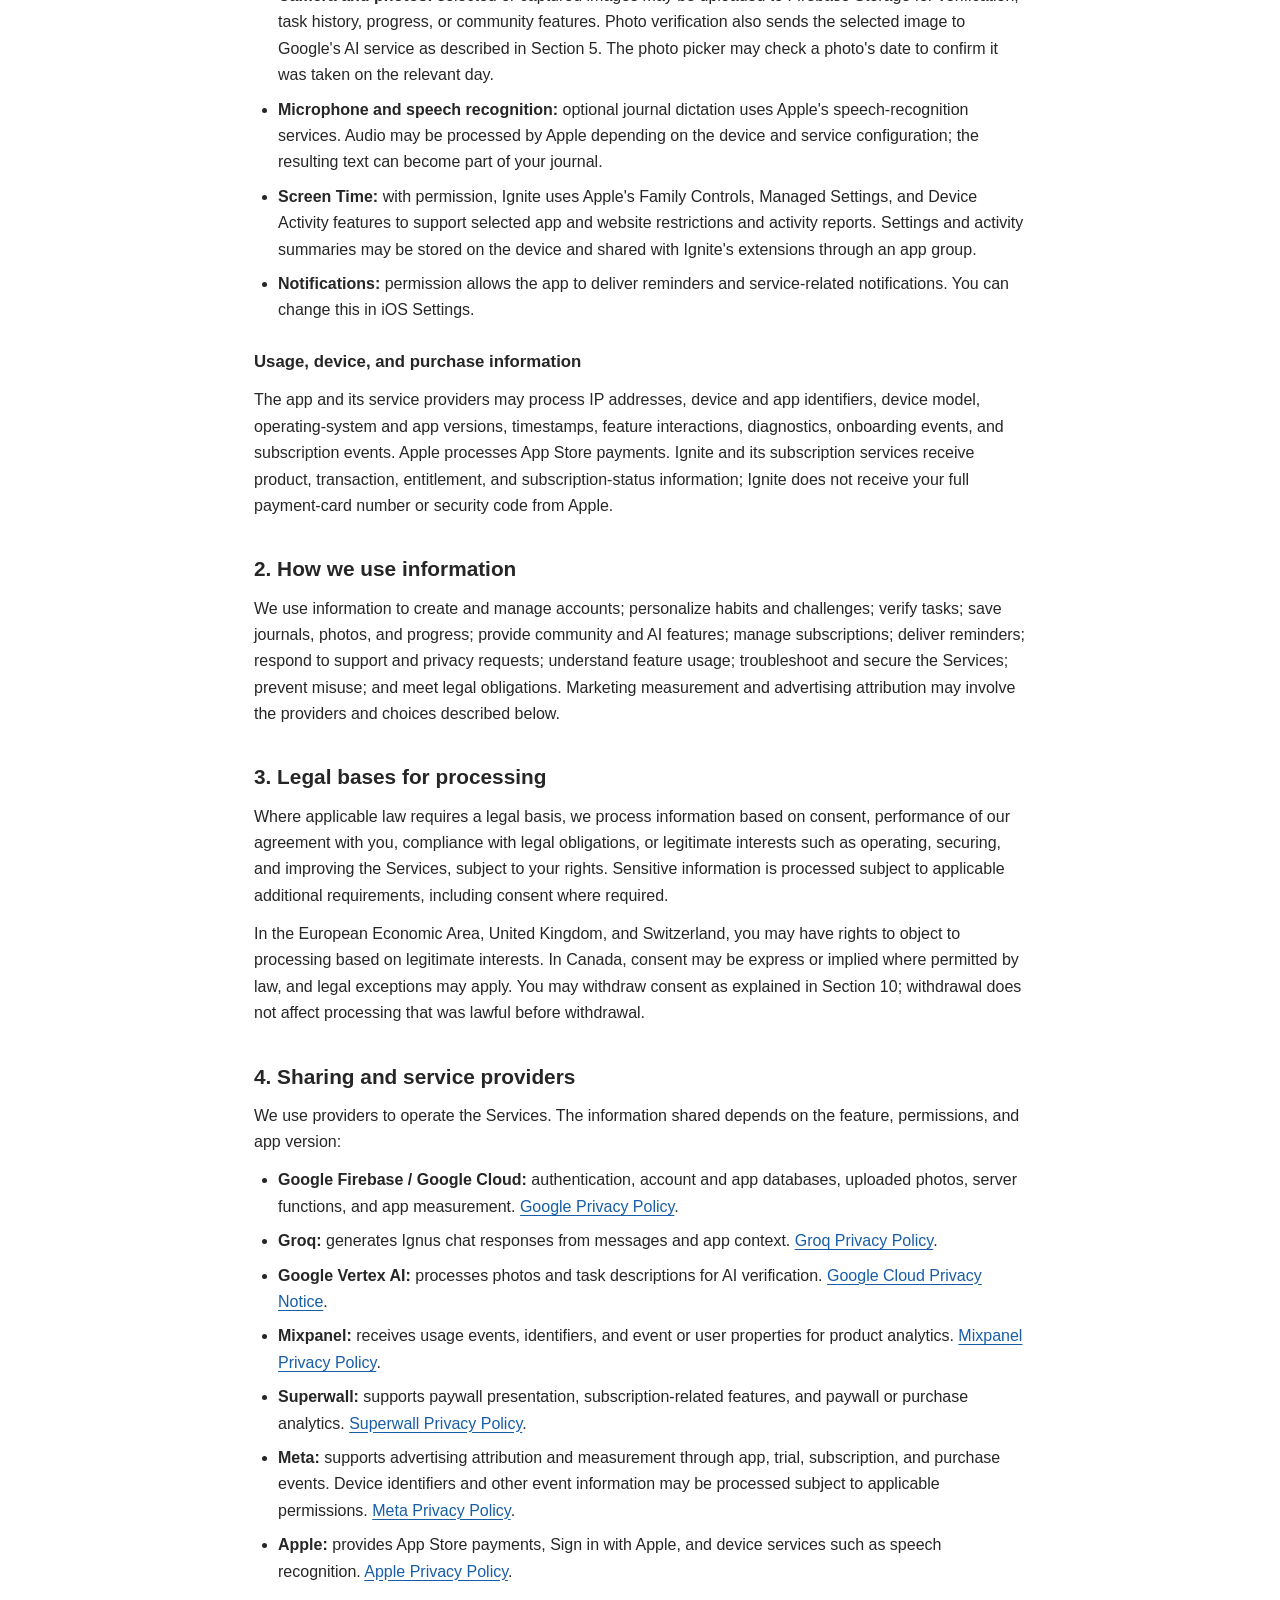
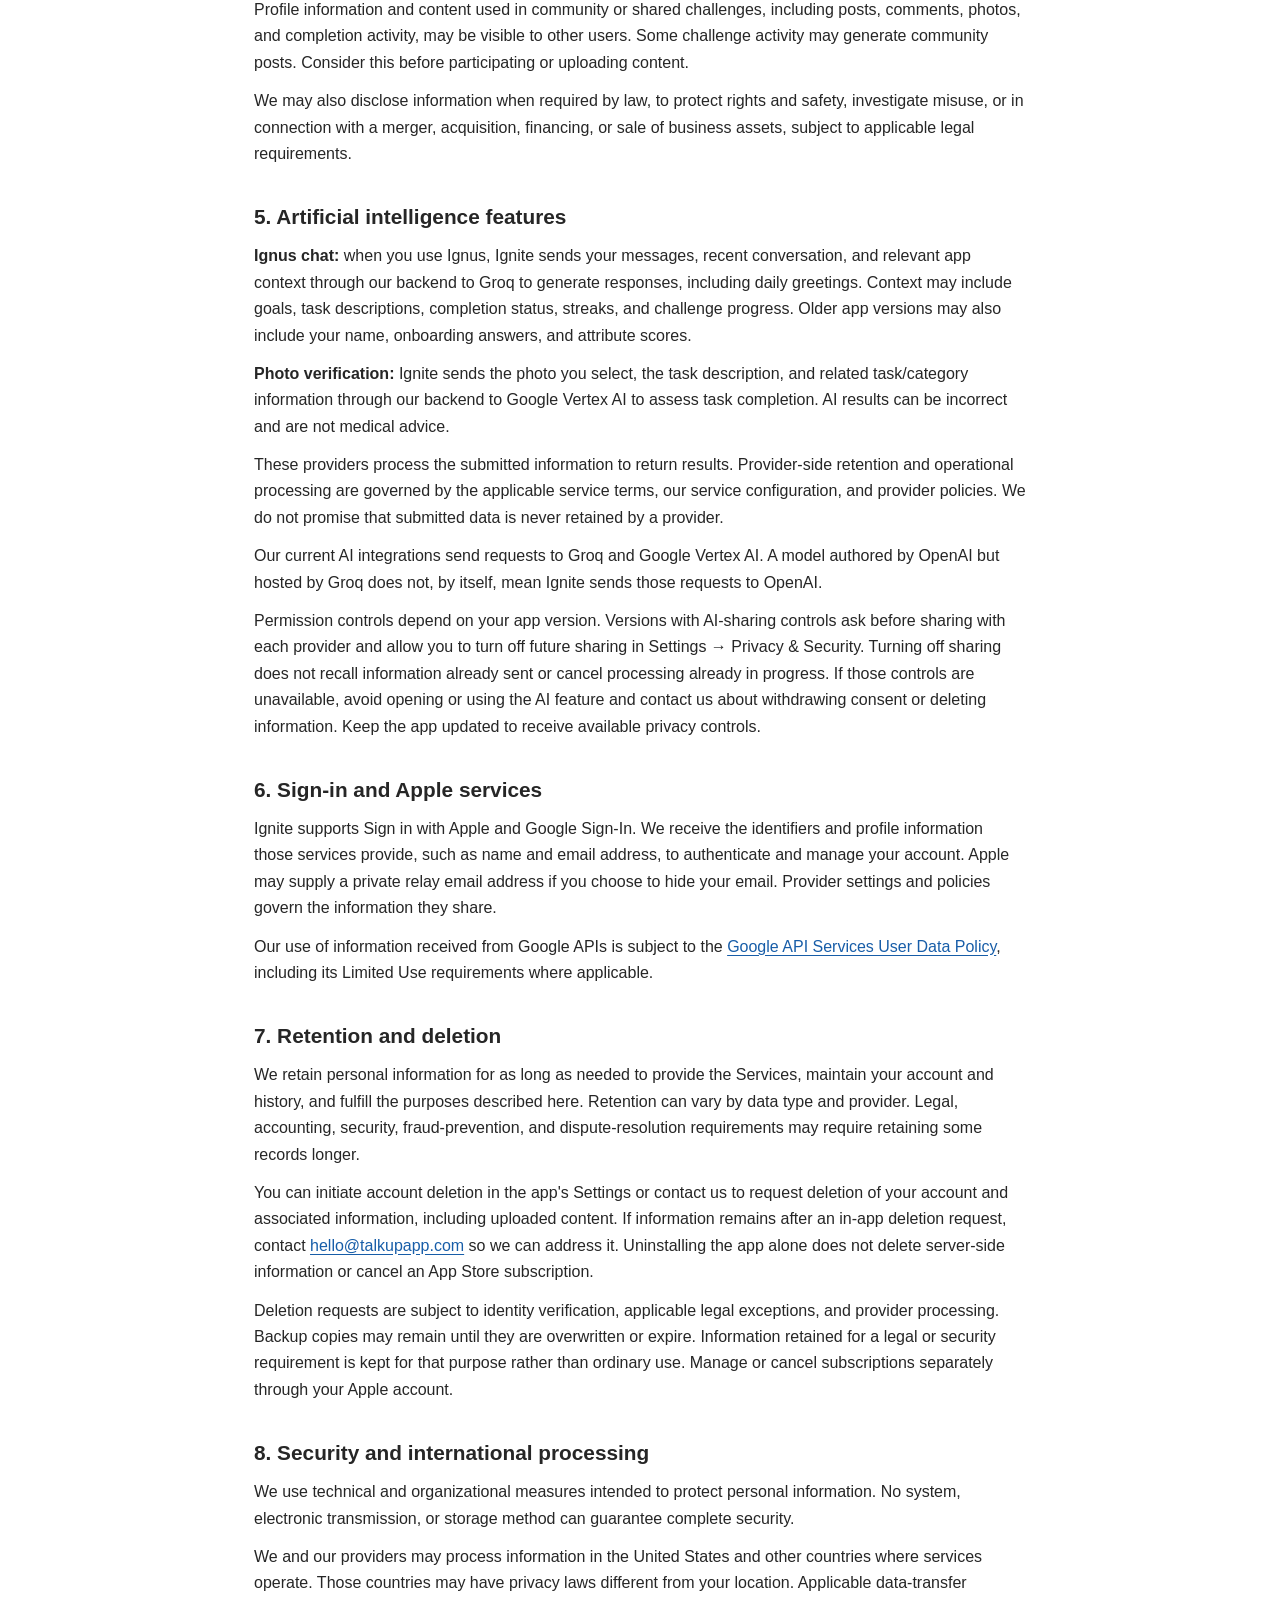
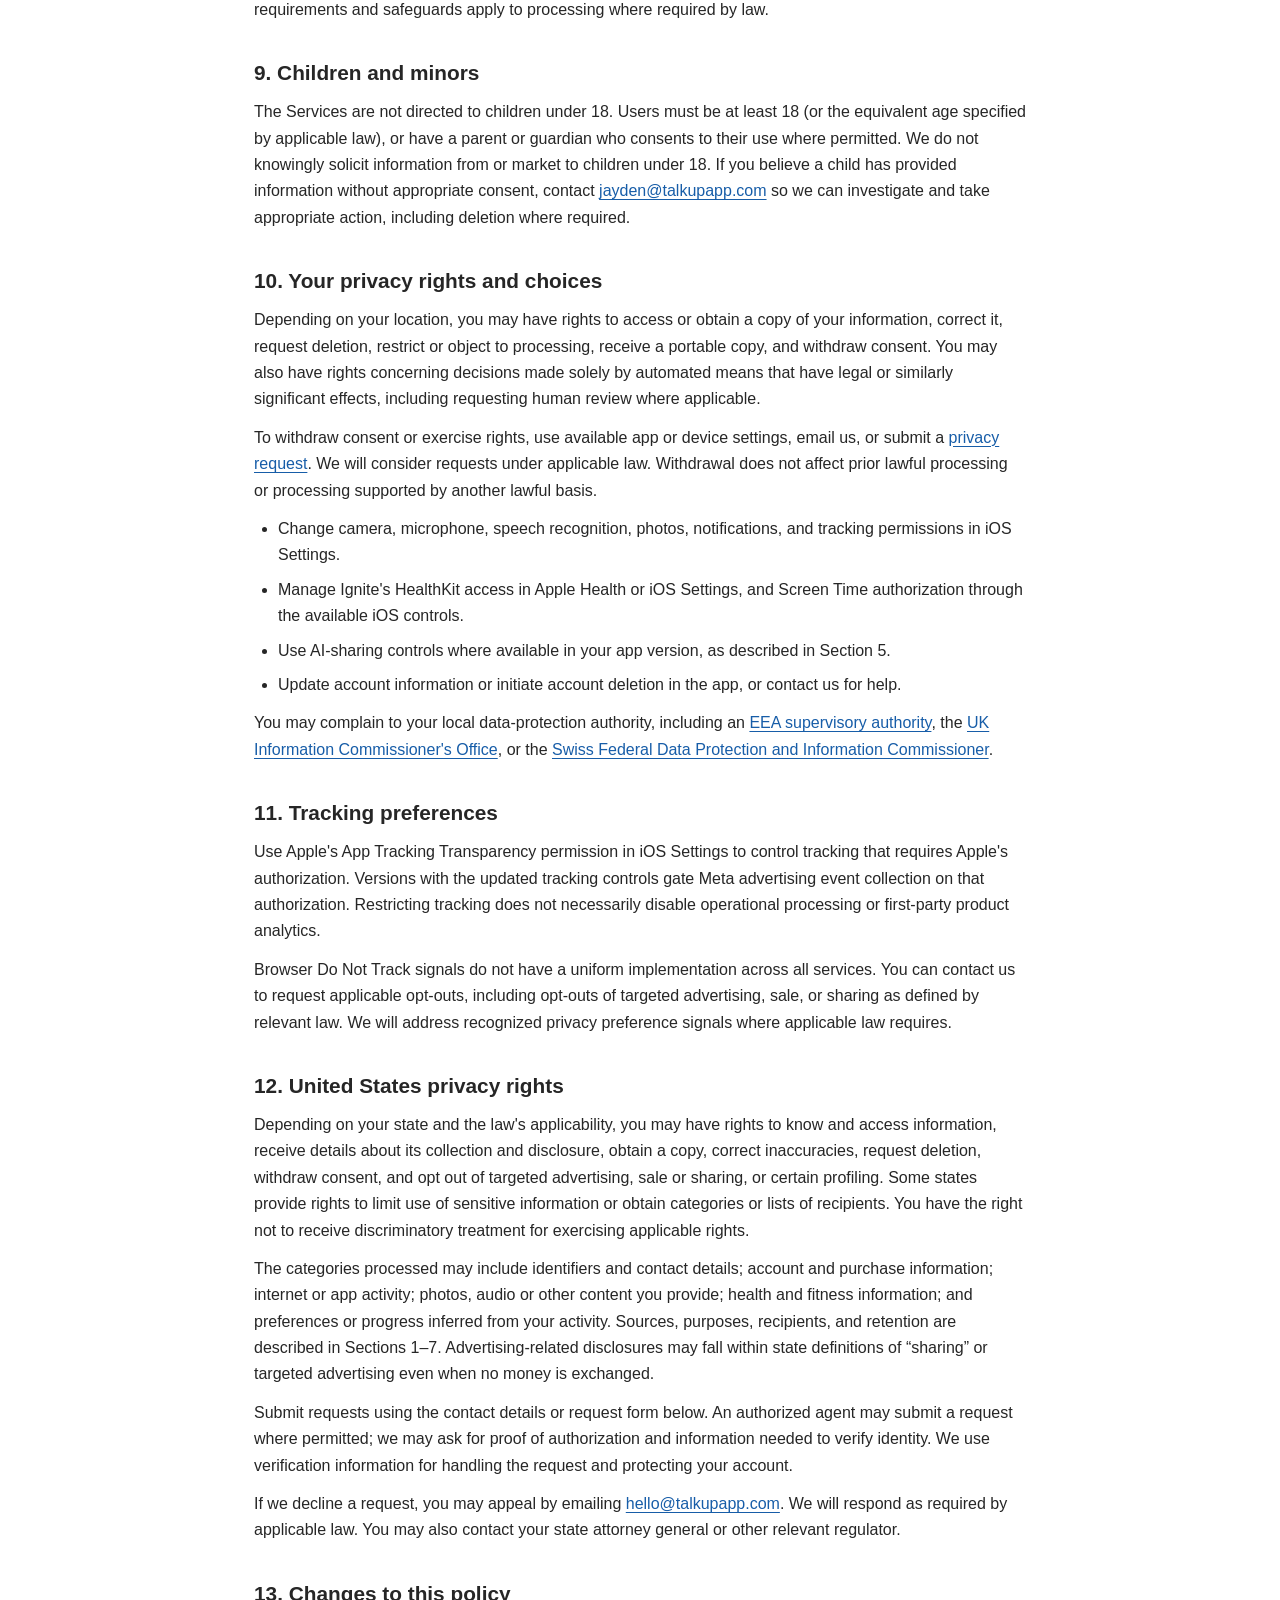
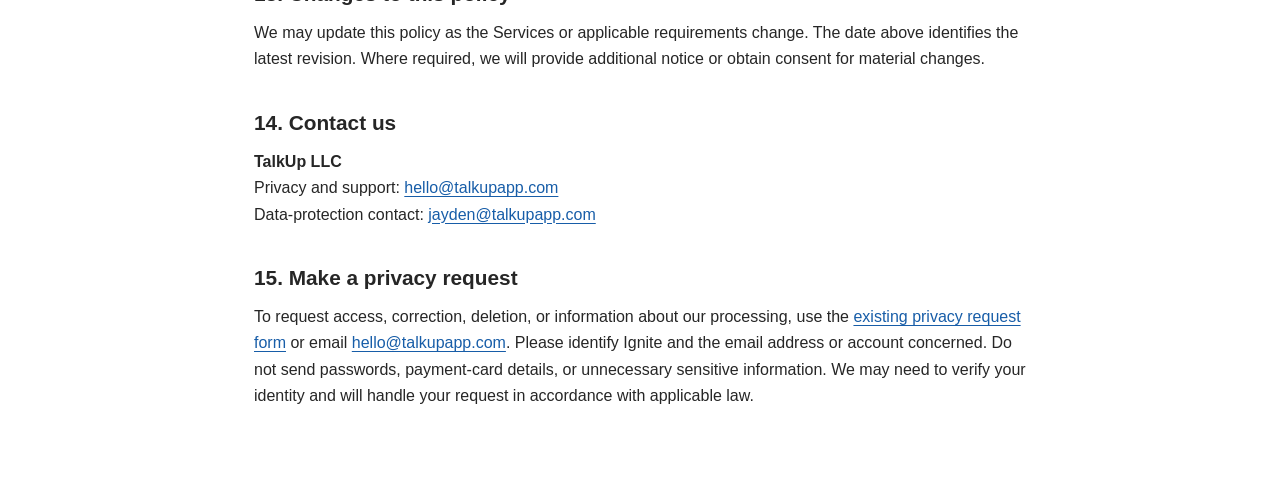
<file: ignite-privacy-policy/index.html>
<!DOCTYPE html>
<html lang="en">
<head>
  <meta charset="UTF-8">
  <meta name="viewport" content="width=device-width, initial-scale=1">
  <meta name="description" content="How TalkUp LLC collects, uses, and shares information in Ignite, including AI, photos, Apple Health, analytics, and your privacy choices.">
  <title>Ignite Privacy Policy - Iterative</title>
  <style>
    :root { color-scheme: light; }
    * { box-sizing: border-box; }
    body { margin: 0; background: #fff; color: #262626; font: 1rem/1.65 Arial, sans-serif; }
    main { max-width: 820px; margin: 0 auto; padding: 32px 24px 64px; }
    a { color: #175da8; text-underline-offset: 3px; overflow-wrap: anywhere; }
    a:focus-visible { outline: 3px solid #175da8; outline-offset: 4px; }
    h1 { margin: 24px 0 8px; font-size: 2rem; line-height: 1.2; }
    h2 { margin: 36px 0 12px; font-size: 1.3rem; line-height: 1.35; }
    h3 { margin: 24px 0 8px; font-size: 1.05rem; }
    p, ul, ol { margin: 12px 0; }
    li { margin: 8px 0; }
    ul, ol { padding-left: 24px; }
    .updated { color: #595959; }
    nav { margin: 24px 0; padding: 16px 20px; background: #f5f5f5; border-radius: 8px; }
    nav ol { margin-bottom: 0; }
    section { scroll-margin-top: 20px; }
    @media (max-width: 480px) { main { padding: 24px 18px 48px; } h1 { font-size: 1.75rem; } }
  </style>
</head>
<body>
<main>
  <a href="/">← Back to Home</a>
  <h1>Ignite Privacy Policy</h1>
  <p class="updated">Last updated: <time datetime="2026-10-08">October 8, 2026</time></p>
  <p>This Privacy Policy explains how <strong>TalkUp LLC</strong> (“we,” “us,” or “our”) collects, uses, stores, and shares personal information when you use the Ignite mobile app and related support services (“Services”). It also explains your choices and privacy rights. Contact us at <a href="mailto:hello@talkupapp.com">hello@talkupapp.com</a> with questions.</p>
  <p>The information processed depends on the features you use, permissions you grant, and your app version. Account and activity data supports your challenges and progress; optional features may also process photos, journal entries, messages, and health or fitness information. AI features use third-party providers described below.</p>

  <nav id="toc" aria-label="Privacy policy contents">
    <strong>Contents</strong>
    <ol>
      <li><a href="#infocollect">Information we collect</a></li>
      <li><a href="#infouse">How we use information</a></li>
      <li><a href="#legalbases">Legal bases for processing</a></li>
      <li><a href="#whoshare">Sharing and service providers</a></li>
      <li><a href="#ai">Artificial intelligence features</a></li>
      <li><a href="#sociallogins">Sign-in and Apple services</a></li>
      <li><a href="#inforetain">Retention and deletion</a></li>
      <li><a href="#infosafe">Security and international processing</a></li>
      <li><a href="#infominors">Children and minors</a></li>
      <li><a href="#privacyrights">Your privacy rights and choices</a></li>
      <li><a href="#DNT">Tracking preferences</a></li>
      <li><a href="#uslaws">United States privacy rights</a></li>
      <li><a href="#policyupdates">Changes to this policy</a></li>
      <li><a href="#contact">Contact us</a></li>
      <li><a href="#request">Make a privacy request</a></li>
    </ol>
  </nav>

  <section id="infocollect">
    <h2>1. Information we collect</h2>
    <h3 id="personalinfo">Information you provide and create</h3>
    <ul>
      <li><strong>Account and profile:</strong> name, email address, account identifiers, username, profile photo, and sign-in information supplied by your authentication provider.</li>
      <li><strong>Onboarding and progress:</strong> your answers about age, habits, goals, and routines; challenge selections; task completion; streaks; activity statistics; and preferences.</li>
      <li><strong>Content:</strong> journal entries, text produced through dictation, AI messages, photos submitted for task verification or progress tracking, and community posts, comments, likes, and friendship activity.</li>
      <li><strong>Support:</strong> information you send us when requesting help or exercising privacy rights.</li>
    </ul>
    <h3 id="sensitiveinfo">Device permissions and potentially sensitive information</h3>
    <p>Health and fitness information, journal entries, messages, and photos may contain sensitive personal information. Do not include information about other people without appropriate permission, or information you do not want processed by the feature you are using.</p>
    <ul>
      <li><strong>Apple Health / HealthKit:</strong> with permission, Ignite reads step counts, walking and running distance, exercise minutes, and workouts to verify activity goals and display progress. We do not request permission to write HealthKit records. We do not provide raw HealthKit records to advertising providers. Activity completion and progress generated by these features may be saved with your challenge data.</li>
      <li><strong>Camera and photos:</strong> selected or captured images may be uploaded to Firebase Storage for verification, task history, progress, or community features. Photo verification also sends the selected image to Google's AI service as described in Section 5. The photo picker may check a photo's date to confirm it was taken on the relevant day.</li>
      <li><strong>Microphone and speech recognition:</strong> optional journal dictation uses Apple's speech-recognition services. Audio may be processed by Apple depending on the device and service configuration; the resulting text can become part of your journal.</li>
      <li><strong>Screen Time:</strong> with permission, Ignite uses Apple's Family Controls, Managed Settings, and Device Activity features to support selected app and website restrictions and activity reports. Settings and activity summaries may be stored on the device and shared with Ignite's extensions through an app group.</li>
      <li><strong>Notifications:</strong> permission allows the app to deliver reminders and service-related notifications. You can change this in iOS Settings.</li>
    </ul>
    <h3>Usage, device, and purchase information</h3>
    <p>The app and its service providers may process IP addresses, device and app identifiers, device model, operating-system and app versions, timestamps, feature interactions, diagnostics, onboarding events, and subscription events. Apple processes App Store payments. Ignite and its subscription services receive product, transaction, entitlement, and subscription-status information; Ignite does not receive your full payment-card number or security code from Apple.</p>
  </section>

  <section id="infouse">
    <h2>2. How we use information</h2>
    <p>We use information to create and manage accounts; personalize habits and challenges; verify tasks; save journals, photos, and progress; provide community and AI features; manage subscriptions; deliver reminders; respond to support and privacy requests; understand feature usage; troubleshoot and secure the Services; prevent misuse; and meet legal obligations. Marketing measurement and advertising attribution may involve the providers and choices described below.</p>
  </section>

  <section id="legalbases">
    <h2>3. Legal bases for processing</h2>
    <p>Where applicable law requires a legal basis, we process information based on consent, performance of our agreement with you, compliance with legal obligations, or legitimate interests such as operating, securing, and improving the Services, subject to your rights. Sensitive information is processed subject to applicable additional requirements, including consent where required.</p>
    <p>In the European Economic Area, United Kingdom, and Switzerland, you may have rights to object to processing based on legitimate interests. In Canada, consent may be express or implied where permitted by law, and legal exceptions may apply. You may withdraw consent as explained in Section 10; withdrawal does not affect processing that was lawful before withdrawal.</p>
  </section>

  <section id="whoshare">
    <h2>4. Sharing and service providers</h2>
    <p>We use providers to operate the Services. The information shared depends on the feature, permissions, and app version:</p>
    <ul>
      <li><strong>Google Firebase / Google Cloud:</strong> authentication, account and app databases, uploaded photos, server functions, and app measurement. <a href="https://policies.google.com/privacy">Google Privacy Policy</a>.</li>
      <li><strong>Groq:</strong> generates Ignus chat responses from messages and app context. <a href="https://groq.com/privacy-policy">Groq Privacy Policy</a>.</li>
      <li><strong>Google Vertex AI:</strong> processes photos and task descriptions for AI verification. <a href="https://cloud.google.com/terms/cloud-privacy-notice">Google Cloud Privacy Notice</a>.</li>
      <li><strong>Mixpanel:</strong> receives usage events, identifiers, and event or user properties for product analytics. <a href="https://mixpanel.com/legal/privacy-policy/">Mixpanel Privacy Policy</a>.</li>
      <li><strong>Superwall:</strong> supports paywall presentation, subscription-related features, and paywall or purchase analytics. <a href="https://superwall.com/privacy">Superwall Privacy Policy</a>.</li>
      <li><strong>Meta:</strong> supports advertising attribution and measurement through app, trial, subscription, and purchase events. Device identifiers and other event information may be processed subject to applicable permissions. <a href="https://www.facebook.com/privacy/policy/">Meta Privacy Policy</a>.</li>
      <li><strong>Apple:</strong> provides App Store payments, Sign in with Apple, and device services such as speech recognition. <a href="https://www.apple.com/legal/privacy/">Apple Privacy Policy</a>.</li>
    </ul>
    <p>Profile information and content used in community or shared challenges, including posts, comments, photos, and completion activity, may be visible to other users. Some challenge activity may generate community posts. Consider this before participating or uploading content.</p>
    <p>We may also disclose information when required by law, to protect rights and safety, investigate misuse, or in connection with a merger, acquisition, financing, or sale of business assets, subject to applicable legal requirements.</p>
  </section>

  <section id="ai">
    <h2>5. Artificial intelligence features</h2>
    <p><strong>Ignus chat:</strong> when you use Ignus, Ignite sends your messages, recent conversation, and relevant app context through our backend to Groq to generate responses, including daily greetings. Context may include goals, task descriptions, completion status, streaks, and challenge progress. Older app versions may also include your name, onboarding answers, and attribute scores.</p>
    <p><strong>Photo verification:</strong> Ignite sends the photo you select, the task description, and related task/category information through our backend to Google Vertex AI to assess task completion. AI results can be incorrect and are not medical advice.</p>
    <p>These providers process the submitted information to return results. Provider-side retention and operational processing are governed by the applicable service terms, our service configuration, and provider policies. We do not promise that submitted data is never retained by a provider.</p>
    <p>Our current AI integrations send requests to Groq and Google Vertex AI. A model authored by OpenAI but hosted by Groq does not, by itself, mean Ignite sends those requests to OpenAI.</p>
    <p>Permission controls depend on your app version. Versions with AI-sharing controls ask before sharing with each provider and allow you to turn off future sharing in Settings → Privacy &amp; Security. Turning off sharing does not recall information already sent or cancel processing already in progress. If those controls are unavailable, avoid opening or using the AI feature and contact us about withdrawing consent or deleting information. Keep the app updated to receive available privacy controls.</p>
  </section>

  <section id="sociallogins">
    <h2>6. Sign-in and Apple services</h2>
    <p>Ignite supports Sign in with Apple and Google Sign-In. We receive the identifiers and profile information those services provide, such as name and email address, to authenticate and manage your account. Apple may supply a private relay email address if you choose to hide your email. Provider settings and policies govern the information they share.</p>
    <p>Our use of information received from Google APIs is subject to the <a href="https://developers.google.com/terms/api-services-user-data-policy">Google API Services User Data Policy</a>, including its Limited Use requirements where applicable.</p>
  </section>

  <section id="inforetain">
    <h2>7. Retention and deletion</h2>
    <p>We retain personal information for as long as needed to provide the Services, maintain your account and history, and fulfill the purposes described here. Retention can vary by data type and provider. Legal, accounting, security, fraud-prevention, and dispute-resolution requirements may require retaining some records longer.</p>
    <p>You can initiate account deletion in the app's Settings or contact us to request deletion of your account and associated information, including uploaded content. If information remains after an in-app deletion request, contact <a href="mailto:hello@talkupapp.com">hello@talkupapp.com</a> so we can address it. Uninstalling the app alone does not delete server-side information or cancel an App Store subscription.</p>
    <p>Deletion requests are subject to identity verification, applicable legal exceptions, and provider processing. Backup copies may remain until they are overwritten or expire. Information retained for a legal or security requirement is kept for that purpose rather than ordinary use. Manage or cancel subscriptions separately through your Apple account.</p>
  </section>

  <section id="infosafe">
    <h2>8. Security and international processing</h2>
    <p>We use technical and organizational measures intended to protect personal information. No system, electronic transmission, or storage method can guarantee complete security.</p>
    <p>We and our providers may process information in the United States and other countries where services operate. Those countries may have privacy laws different from your location. Applicable data-transfer requirements and safeguards apply to processing where required by law.</p>
  </section>

  <section id="infominors">
    <h2>9. Children and minors</h2>
    <p>The Services are not directed to children under 18. Users must be at least 18 (or the equivalent age specified by applicable law), or have a parent or guardian who consents to their use where permitted. We do not knowingly solicit information from or market to children under 18. If you believe a child has provided information without appropriate consent, contact <a href="mailto:jayden@talkupapp.com">jayden@talkupapp.com</a> so we can investigate and take appropriate action, including deletion where required.</p>
  </section>

  <section id="privacyrights">
    <h2>10. Your privacy rights and choices</h2>
    <p>Depending on your location, you may have rights to access or obtain a copy of your information, correct it, request deletion, restrict or object to processing, receive a portable copy, and withdraw consent. You may also have rights concerning decisions made solely by automated means that have legal or similarly significant effects, including requesting human review where applicable.</p>
    <p id="withdrawconsent">To withdraw consent or exercise rights, use available app or device settings, email us, or submit a <a href="https://app.termly.io/dsar/67d10bbf-6cd7-4afa-907d-bce106165a96">privacy request</a>. We will consider requests under applicable law. Withdrawal does not affect prior lawful processing or processing supported by another lawful basis.</p>
    <ul>
      <li>Change camera, microphone, speech recognition, photos, notifications, and tracking permissions in iOS Settings.</li>
      <li>Manage Ignite's HealthKit access in Apple Health or iOS Settings, and Screen Time authorization through the available iOS controls.</li>
      <li>Use AI-sharing controls where available in your app version, as described in Section 5.</li>
      <li>Update account information or initiate account deletion in the app, or contact us for help.</li>
    </ul>
    <p>You may complain to your local data-protection authority, including an <a href="https://www.edpb.europa.eu/about-edpb/about-edpb/members_en">EEA supervisory authority</a>, the <a href="https://ico.org.uk/make-a-complaint/">UK Information Commissioner's Office</a>, or the <a href="https://www.edoeb.admin.ch/edoeb/en/home.html">Swiss Federal Data Protection and Information Commissioner</a>.</p>
  </section>

  <section id="DNT">
    <h2>11. Tracking preferences</h2>
    <p>Use Apple's App Tracking Transparency permission in iOS Settings to control tracking that requires Apple's authorization. Versions with the updated tracking controls gate Meta advertising event collection on that authorization. Restricting tracking does not necessarily disable operational processing or first-party product analytics.</p>
    <p>Browser Do Not Track signals do not have a uniform implementation across all services. You can contact us to request applicable opt-outs, including opt-outs of targeted advertising, sale, or sharing as defined by relevant law. We will address recognized privacy preference signals where applicable law requires.</p>
  </section>

  <section id="uslaws">
    <h2>12. United States privacy rights</h2>
    <p>Depending on your state and the law's applicability, you may have rights to know and access information, receive details about its collection and disclosure, obtain a copy, correct inaccuracies, request deletion, withdraw consent, and opt out of targeted advertising, sale or sharing, or certain profiling. Some states provide rights to limit use of sensitive information or obtain categories or lists of recipients. You have the right not to receive discriminatory treatment for exercising applicable rights.</p>
    <p>The categories processed may include identifiers and contact details; account and purchase information; internet or app activity; photos, audio or other content you provide; health and fitness information; and preferences or progress inferred from your activity. Sources, purposes, recipients, and retention are described in Sections 1–7. Advertising-related disclosures may fall within state definitions of “sharing” or targeted advertising even when no money is exchanged.</p>
    <p>Submit requests using the contact details or request form below. An authorized agent may submit a request where permitted; we may ask for proof of authorization and information needed to verify identity. We use verification information for handling the request and protecting your account.</p>
    <p>If we decline a request, you may appeal by emailing <a href="mailto:hello@talkupapp.com">hello@talkupapp.com</a>. We will respond as required by applicable law. You may also contact your state attorney general or other relevant regulator.</p>
  </section>

  <section id="policyupdates">
    <h2>13. Changes to this policy</h2>
    <p>We may update this policy as the Services or applicable requirements change. The date above identifies the latest revision. Where required, we will provide additional notice or obtain consent for material changes.</p>
  </section>

  <section id="contact">
    <h2>14. Contact us</h2>
    <p><strong>TalkUp LLC</strong><br>Privacy and support: <a href="mailto:hello@talkupapp.com">hello@talkupapp.com</a><br>Data-protection contact: <a href="mailto:jayden@talkupapp.com">jayden@talkupapp.com</a></p>
  </section>

  <section id="request">
    <h2>15. Make a privacy request</h2>
    <p>To request access, correction, deletion, or information about our processing, use the <a href="https://app.termly.io/dsar/67d10bbf-6cd7-4afa-907d-bce106165a96">existing privacy request form</a> or email <a href="mailto:hello@talkupapp.com">hello@talkupapp.com</a>. Please identify Ignite and the email address or account concerned. Do not send passwords, payment-card details, or unnecessary sensitive information. We may need to verify your identity and will handle your request in accordance with applicable law.</p>
  </section>
</main>
</body>
</html>
</file>
